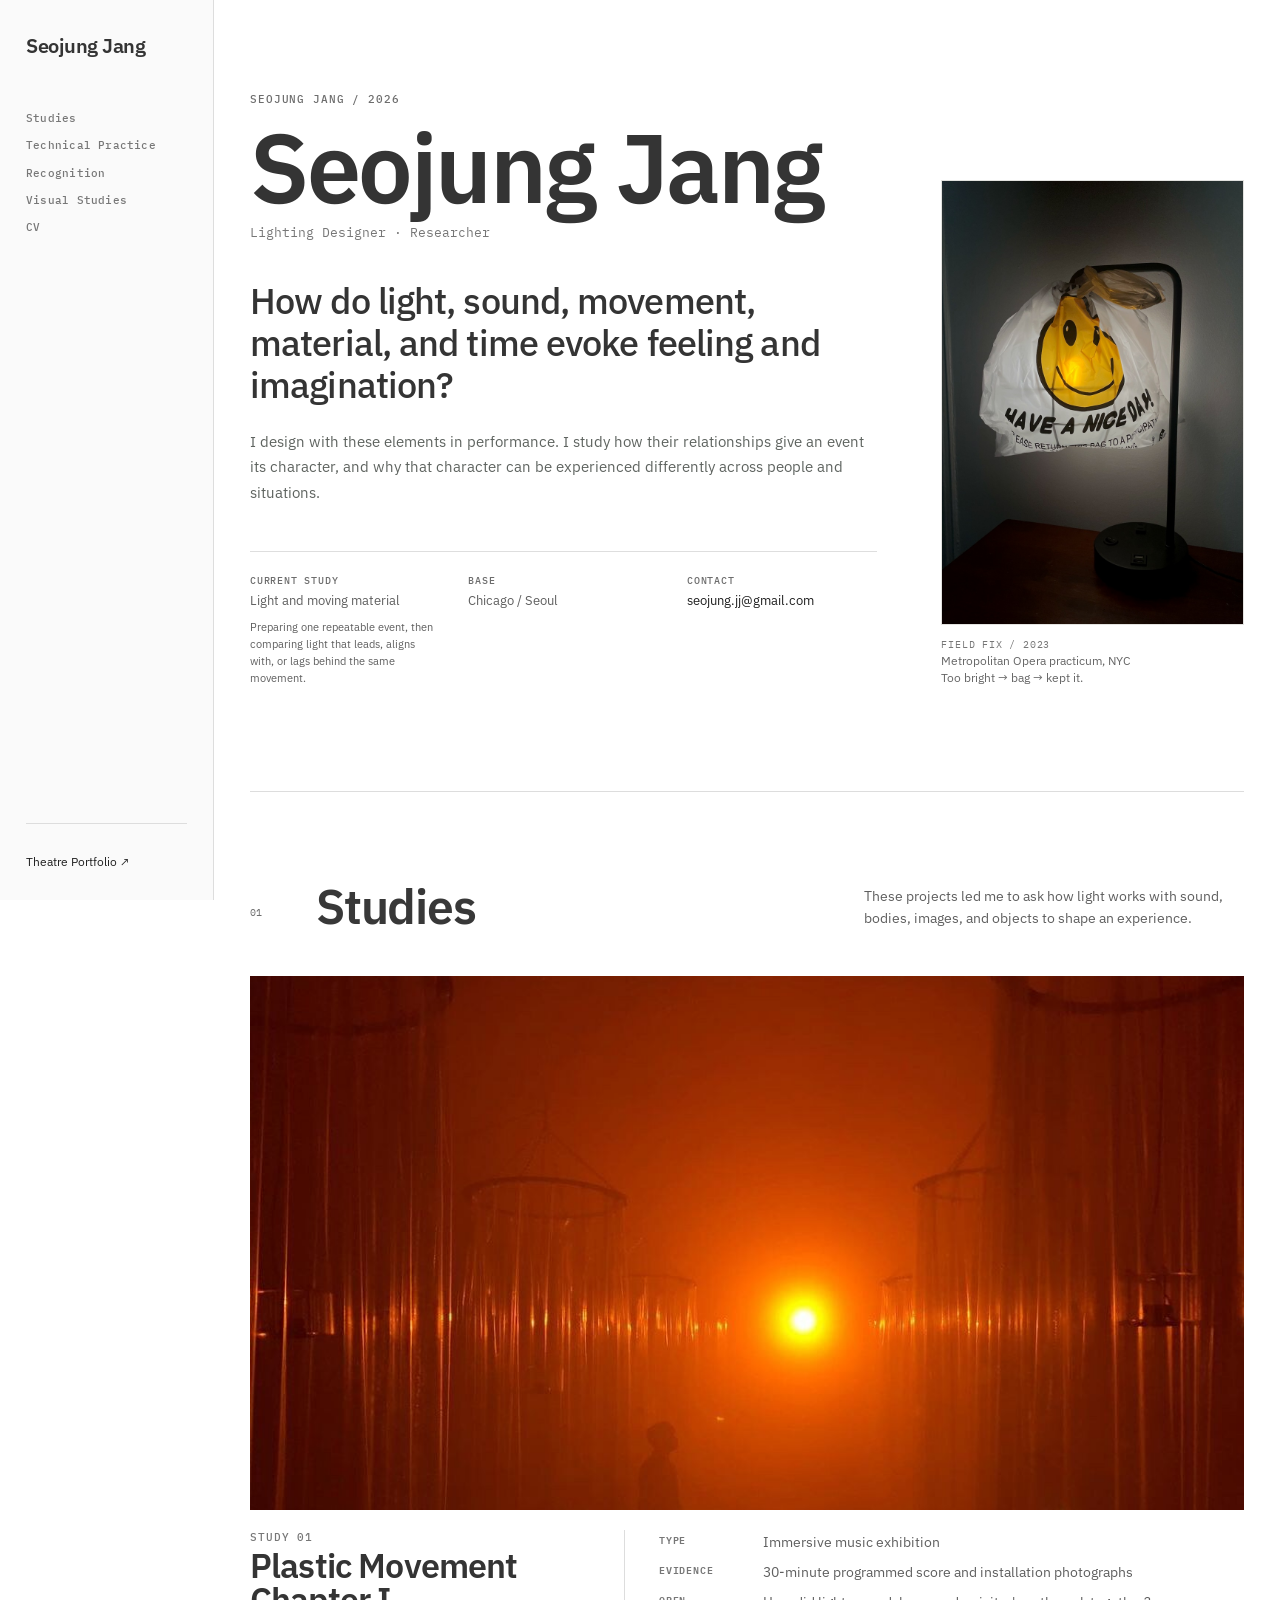
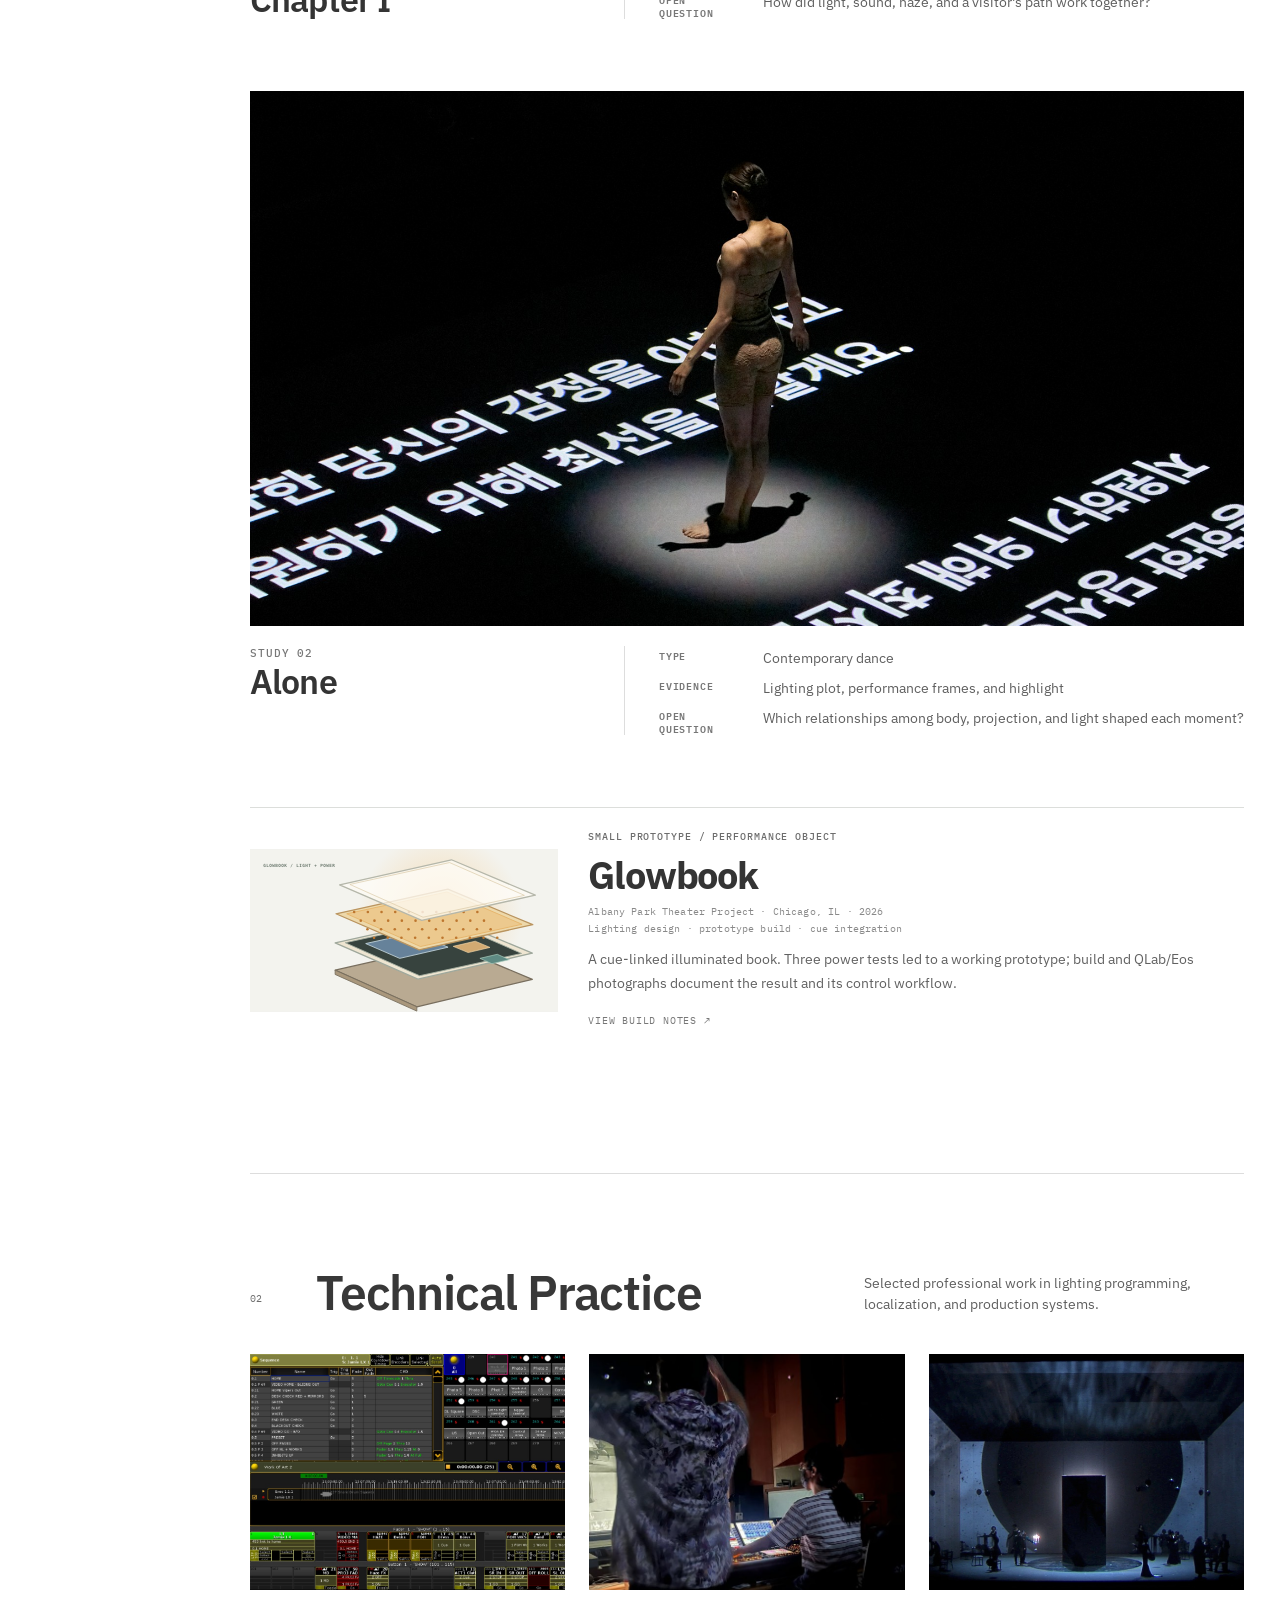
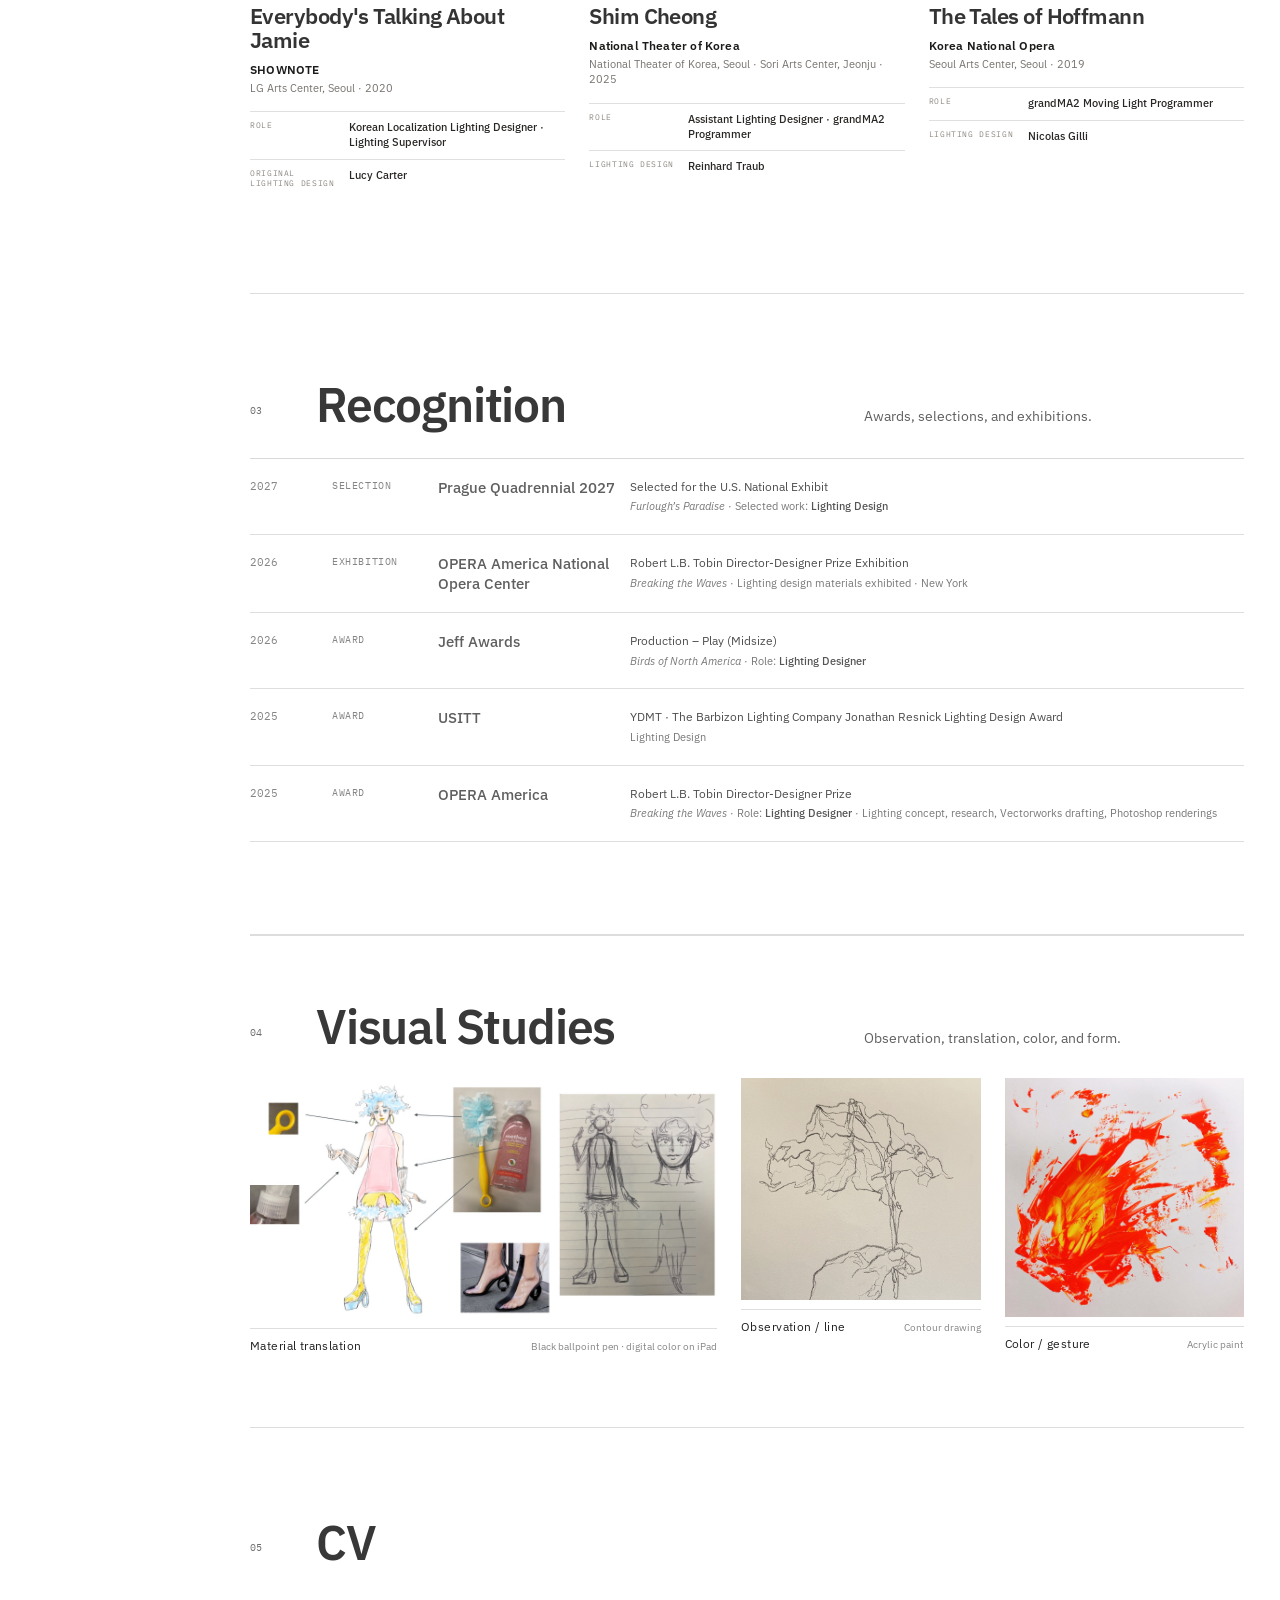
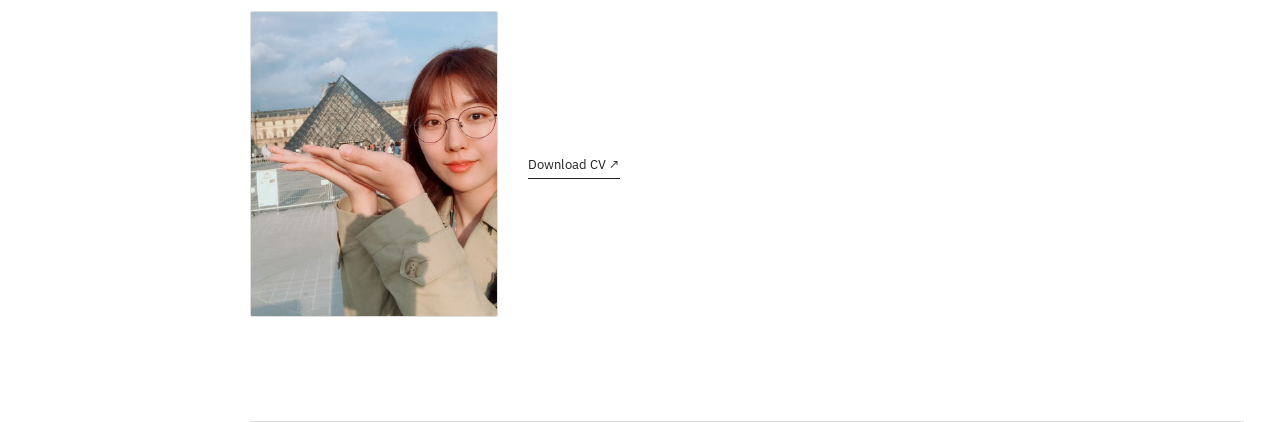
<file: index.html>
<!doctype html>
<html lang="en">
<head>
<script defer src="https://cloud.umami.is/script.js" data-website-id="86ff5649-3eeb-48d3-a692-5103a8b1503a"></script>
<meta charset="utf-8">
<meta name="viewport" content="width=device-width,initial-scale=1">
<title>Seojung Jang</title>
<link rel="preconnect" href="https://fonts.googleapis.com">
<link rel="preconnect" href="https://fonts.gstatic.com" crossorigin>
<link href="https://fonts.googleapis.com/css2?family=IBM+Plex+Mono:wght@400;500;600&family=IBM+Plex+Sans:wght@400;500;600&display=swap" rel="stylesheet">
<link rel="stylesheet" href="style.css">
 <link rel="stylesheet" href="mobile-fix.css">
</head>
<body>

<aside class="rail">
  <div class="rail-inner">
    <a class="rail-name" href="#top">Seojung Jang</a>
    <nav class="rail-nav" aria-label="Primary">
      <a href="#studies">Studies</a>
      <a href="#practice">Technical Practice</a>
      <a href="#recognition">Recognition</a>
      <a href="#visual-studies">Visual Studies</a>
      <a href="#cv">CV</a>
    </nav>
    <div class="rail-footer">
      <a href="https://www.seojungjang.com/work" target="_blank" rel="noopener">Theatre Portfolio ↗</a>
    </div>
  </div>
</aside>

<main class="site">

<section class="hero section" id="top">
  <div class="hero-grid hero-grid-portrait">
    <div class="hero-copy">
      <div class="eyebrow mono">SEOJUNG JANG / 2026</div>
      <h1>Seojung Jang</h1>
      <p class="hero-role">Lighting Designer · Researcher</p>
      <p class="hero-question">How do light, sound, movement, material, and time evoke feeling and imagination?</p>
      <p class="hero-deck">I design with these elements in performance. I study how their relationships give an event its character, and why that character can be experienced differently across people and situations.</p>
      <div class="hero-meta-inline">
        <div class="meta-block"><div class="meta-label mono">CURRENT STUDY</div><p>Light and moving material</p><p class="meta-status">Preparing one repeatable event, then comparing light that leads, aligns with, or lags behind the same movement.</p></div>
        <div class="meta-block"><div class="meta-label mono">BASE</div><p>Chicago / Seoul</p></div>
        <div class="meta-block"><div class="meta-label mono">CONTACT</div><p><a href="mailto:seojung.jj@gmail.com">seojung.jj@gmail.com</a></p></div>
      </div>
    </div>
    <figure class="hero-portrait">
      <img src="images/profile/hero-improvised-light.jpg" alt="Improvised lamp with a plastic bag diffuser">
          <figcaption class="hero-caption"><span class="mono">FIELD FIX / 2023</span><br>Metropolitan Opera practicum, NYC<br>Too bright → bag → kept it.</figcaption>
    </figure>
  </div>
</section>

<section class="section" id="studies">
  <div class="section-heading">
    <span class="section-index">01</span><h2>Studies</h2>
    <p>These projects led me to ask how light works with sound, bodies, images, and objects to shape an experience.</p>
  </div>

  <div class="feature-list">
    <a class="feature" href="projects/plastic-movement.html">
      <img class="feature-image image-slot" src="images/studies/01-plastic/hero.jpg" alt="Plastic Movement">
      <div class="feature-caption"><div><div class="kicker">Study 01</div><h3>Plastic Movement Chapter I</h3></div>
        <div class="feature-meta"><div><span class="meta-label mono">TYPE</span><span>Immersive music exhibition</span></div><div><span class="meta-label mono">EVIDENCE</span><span>30-minute programmed score and installation photographs</span></div><div><span class="meta-label mono">OPEN QUESTION</span><span>How did light, sound, haze, and a visitor's path work together?</span></div></div>
      </div>
    </a>

    <a class="feature" href="projects/alone.html">
      <img class="feature-image image-slot" src="images/studies/02-alone/hero.jpg" alt="Alone">
      <div class="feature-caption"><div><div class="kicker">Study 02</div><h3>Alone</h3></div>
        <div class="feature-meta"><div><span class="meta-label mono">TYPE</span><span>Contemporary dance</span></div><div><span class="meta-label mono">EVIDENCE</span><span>Lighting plot, performance frames, and highlight</span></div><div><span class="meta-label mono">OPEN QUESTION</span><span>Which relationships among body, projection, and light shaped each moment?</span></div></div>
      </div>
    </a>
  </div>

  <a class="build-feature" href="projects/glowbook.html">
    <img class="build-feature-image" src="images/studies/03-glowbook/glowbook-preview.svg" alt="Layered reconstruction of the Glowbook's light, power, and book assembly">
    <div class="build-feature-copy">
      <div class="kicker mono">SMALL PROTOTYPE / PERFORMANCE OBJECT</div>
      <h3>Glowbook</h3>
      <p class="build-feature-context mono">Albany Park Theater Project · Chicago, IL · 2026<br>Lighting design · prototype build · cue integration</p>
      <p>A cue-linked illuminated book. Three power tests led to a working prototype; build and QLab/Eos photographs document the result and its control workflow.</p>
      <span class="build-feature-link mono">View build notes ↗</span>
    </div>
  </a>

</section>

<section class="section technical-practice-section" id="practice">
  <div class="section-heading">
    <span class="section-index">02</span><h2>Technical Practice</h2>
    <p>Selected professional work in lighting programming, localization, and production systems.</p>
  </div>

  <div class="technical-grid technical-grid-compact">
    <article class="technical-item">
      <img class="technical-media image-slot" src="images/practice/jamie-ma2.jpg" alt="grandMA2 programming screen from Everybody's Talking About Jamie">
      <div class="technical-text technical-credit-stack">
        <h3>Everybody's Talking About Jamie</h3>
        <p class="practice-org">SHOWNOTE</p>
        <p class="practice-location">LG Arts Center, Seoul · 2020</p>
        <div class="practice-meta"><span>ROLE</span><strong>Korean Localization Lighting Designer · Lighting Supervisor</strong></div>
        <div class="practice-meta"><span>ORIGINAL LIGHTING DESIGN</span><strong>Lucy Carter</strong></div>
      </div>
    </article>

    <article class="technical-item">
      <img class="technical-media image-slot" src="images/practice/shim-cheong-console.jpg" alt="Lighting programming at the console during Shim Cheong">
      <div class="technical-text technical-credit-stack">
        <h3>Shim Cheong</h3>
        <p class="practice-org">National Theater of Korea</p>
        <p class="practice-location">National Theater of Korea, Seoul · Sori Arts Center, Jeonju · 2025</p>
        <div class="practice-meta"><span>ROLE</span><strong>Assistant Lighting Designer · grandMA2 Programmer</strong></div>
        <div class="practice-meta"><span>LIGHTING DESIGN</span><strong>Reinhard Traub</strong></div>
      </div>
    </article>

    <article class="technical-item">
      <img class="technical-media image-slot" src="images/practice/hoffmann-production.jpg" alt="The Tales of Hoffmann production at Korea National Opera">
      <div class="technical-text technical-credit-stack">
        <h3>The Tales of Hoffmann</h3>
        <p class="practice-org">Korea National Opera</p>
        <p class="practice-location">Seoul Arts Center, Seoul · 2019</p>
        <div class="practice-meta"><span>ROLE</span><strong>grandMA2 Moving Light Programmer</strong></div>
        <div class="practice-meta"><span>LIGHTING DESIGN</span><strong>Nicolas Gilli</strong></div>
      </div>
    </article>
  </div>
</section>

<section class="section recognition-section recognition-text-only" id="recognition">
  <div class="section-heading">
    <span class="section-index">03</span>
    <h2>Recognition</h2>
    <p>Awards, selections, and exhibitions.</p>
  </div>

  <div class="recognition-text-list">
    <div class="recognition-text-row">
      <div class="recognition-year">2027</div><div class="recognition-kind">Selection</div>
      <div class="recognition-item">
        <strong>Prague Quadrennial 2027</strong>
        <div class="recognition-detail">
          <span class="recognition-main">Selected for the U.S. National Exhibit</span>
          <span class="recognition-sub"><em>Furlough’s Paradise</em> · Selected work: <b>Lighting Design</b></span>
        </div>
      </div>
    </div>
    <div class="recognition-text-row">
      <div class="recognition-year">2026</div><div class="recognition-kind">Exhibition</div>
      <div class="recognition-item">
        <strong>OPERA America National Opera Center</strong>
        <div class="recognition-detail">
          <span class="recognition-main">Robert L.B. Tobin Director-Designer Prize Exhibition</span>
          <span class="recognition-sub"><em>Breaking the Waves</em> · Lighting design materials exhibited · New York</span>
        </div>
      </div>
    </div>
    <div class="recognition-text-row">
      <div class="recognition-year">2026</div><div class="recognition-kind">Award</div>
      <div class="recognition-item">
        <strong>Jeff Awards</strong>
        <div class="recognition-detail">
          <span class="recognition-main">Production – Play (Midsize)</span>
          <span class="recognition-sub"><em>Birds of North America</em> · Role: <b>Lighting Designer</b></span>
        </div>
      </div>
    </div>
    <div class="recognition-text-row">
      <div class="recognition-year">2025</div><div class="recognition-kind">Award</div>
      <div class="recognition-item">
        <strong>USITT</strong>
        <div class="recognition-detail">
          <span class="recognition-main">YDMT · The Barbizon Lighting Company Jonathan Resnick Lighting Design Award</span>
          <span class="recognition-sub">Lighting Design</span>
        </div>
      </div>
    </div>
    <div class="recognition-text-row">
      <div class="recognition-year">2025</div><div class="recognition-kind">Award</div>
      <div class="recognition-item">
        <strong>OPERA America</strong>
        <div class="recognition-detail">
          <span class="recognition-main">Robert L.B. Tobin Director-Designer Prize</span>
          <span class="recognition-sub"><em>Breaking the Waves</em> · Role: <b>Lighting Designer</b> · Lighting concept, research, Vectorworks drafting, Photoshop renderings</span>
        </div>
      </div>
    </div>
  </div>
</section>

<section class="section visual-studies-section visual-studies-editorial-section" id="visual-studies">
  <div class="section-heading visual-studies-heading">
    <span class="section-index">04</span><h2>Visual Studies</h2>
    <p>Observation, translation, color, and form.</p>
  </div>

  <div class="visual-editorial-grid">
    <figure class="visual-editorial-item visual-editorial-material">
      <img src="images/process/visual-material-v8.jpg" alt="Material translation study from found household objects to costume form">
      <figcaption><span>Material translation</span><small>Black ballpoint pen · digital color on iPad</small></figcaption>
    </figure>

    <figure class="visual-editorial-item visual-editorial-observation">
      <img src="images/process/visual-observation-v8.jpg" alt="Black-line observational contour study of a plant form">
      <figcaption><span>Observation / line</span><small>Contour drawing</small></figcaption>
    </figure>

    <figure class="visual-editorial-item visual-editorial-color">
      <img src="images/process/visual-color-v8.jpg" alt="Orange and yellow gestural acrylic painting">
      <figcaption><span>Color / gesture</span><small>Acrylic paint</small></figcaption>
    </figure>
  </div>
</section>

<section class="section cv-section" id="cv">
  <div class="section-heading"><span class="section-index">05</span><h2>CV</h2></div>
  <div class="cv-card cv-card--portrait">
    <figure class="cv-photo"><img src="images/profile/cv-louvre-v23.jpg" alt="Seojung Jang in front of the Louvre glass pyramid"></figure>
    <div class="cv-copy"><a class="text-link" href="assets/docs/Seojung_Jang_CV.pdf" download="Seojung_Jang_CV.pdf">Download CV ↗</a></div>
  </div>
</section>

</main>
</body>
</html>
</file>
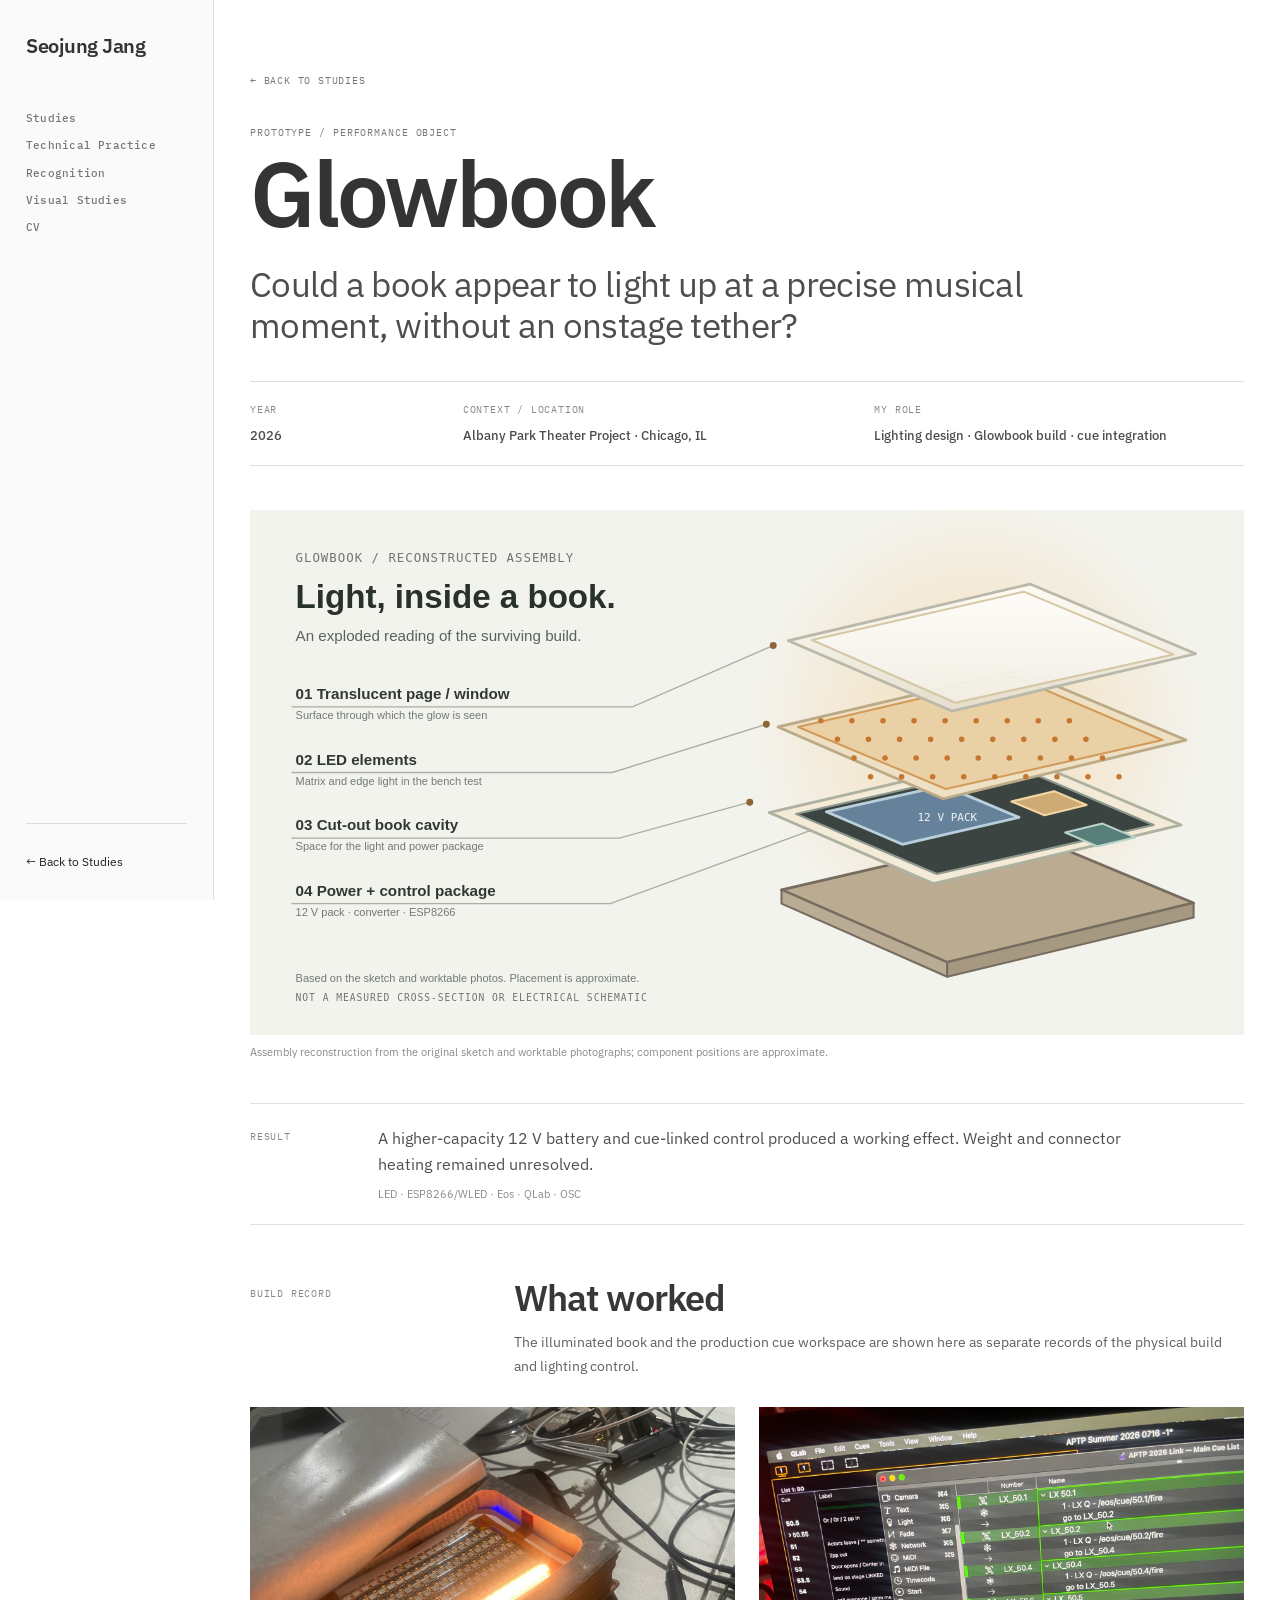
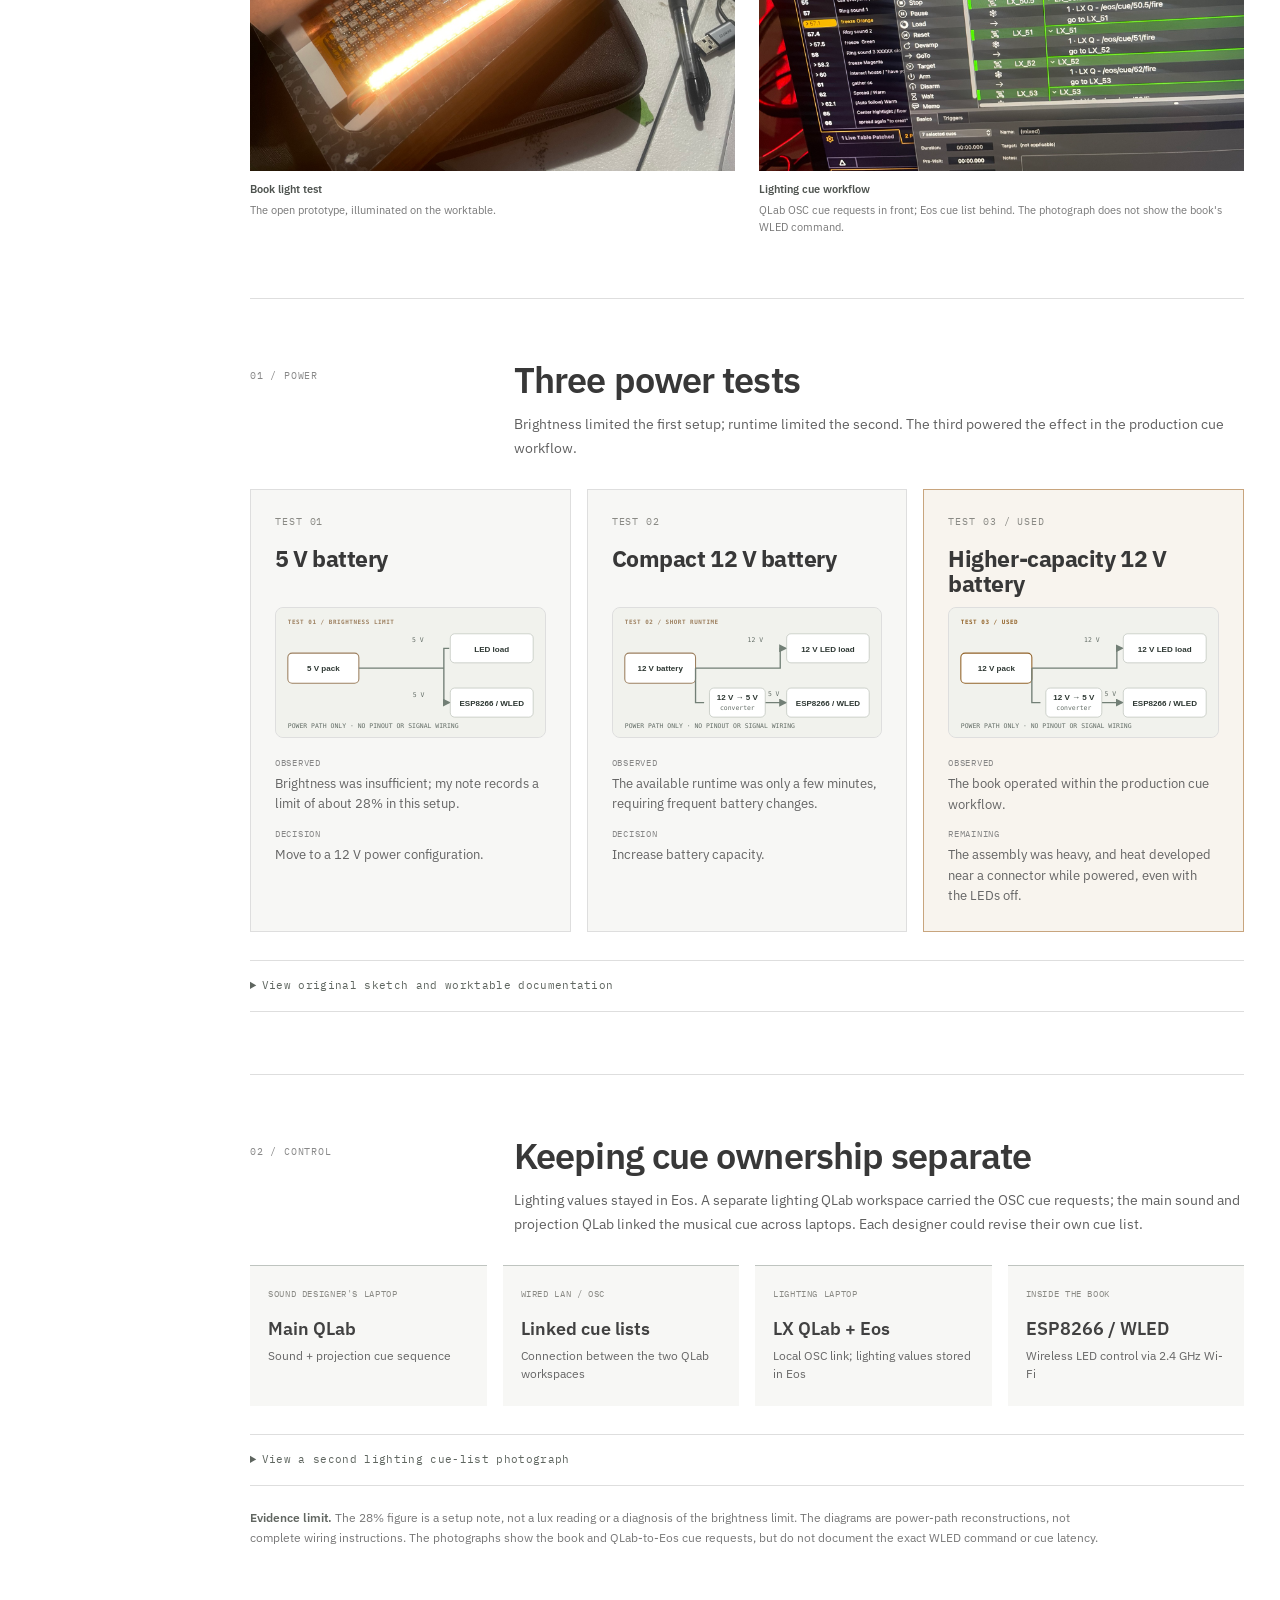
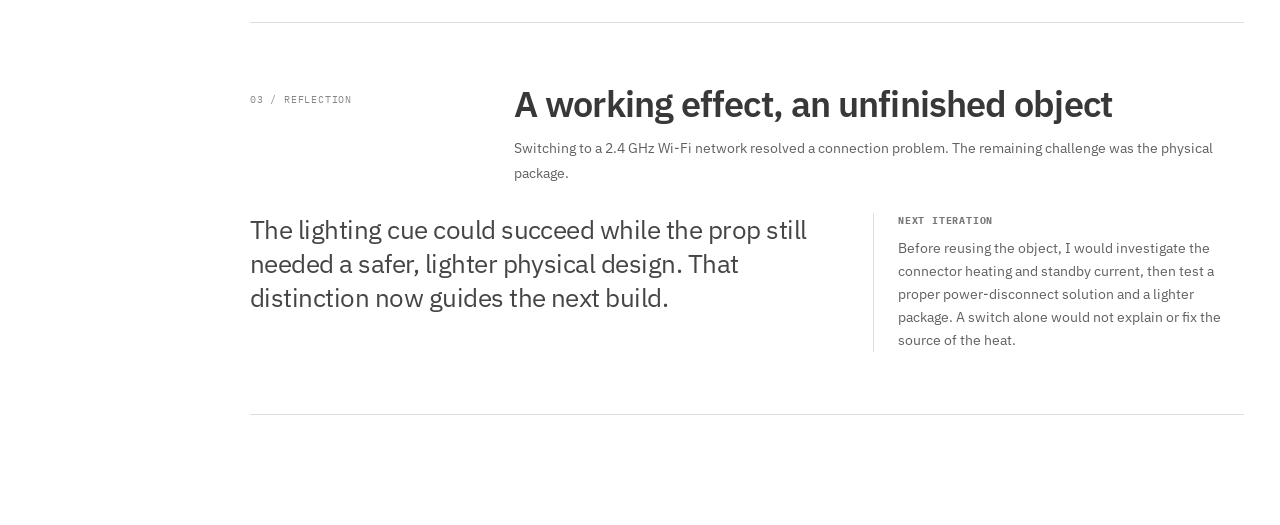
<file: projects/glowbook.html>
<!doctype html>
<html lang="en">
<head>
<script defer src="https://cloud.umami.is/script.js" data-website-id="86ff5649-3eeb-48d3-a692-5103a8b1503a"></script>
<meta charset="utf-8">
<meta name="viewport" content="width=device-width,initial-scale=1">
<meta name="description" content="Glowbook, a cue-synchronized illuminated book prototype by Seojung Jang. Power iterations, control workflow, and unresolved constraints.">
<title>Glowbook — Seojung Jang</title>
<link rel="preconnect" href="https://fonts.googleapis.com">
<link rel="preconnect" href="https://fonts.gstatic.com" crossorigin>
<link href="https://fonts.googleapis.com/css2?family=IBM+Plex+Mono:wght@400;500;600&family=IBM+Plex+Sans:wght@400;500;600&display=swap" rel="stylesheet">
<link rel="stylesheet" href="../style.css">
</head>
<body>

<aside class="rail"><div class="rail-inner"><a class="rail-name" href="../index.html#top">Seojung Jang</a><nav class="rail-nav" aria-label="Primary"><a href="../index.html#studies">Studies</a><a href="../index.html#practice">Technical Practice</a><a href="../index.html#recognition">Recognition</a><a href="../index.html#visual-studies">Visual Studies</a><a href="../index.html#cv">CV</a></nav><div class="rail-footer"><a href="../index.html#studies">← Back to Studies</a></div></div></aside>

<div class="case-shell"><article class="case-page glowbook-page">
  <a class="case-back" href="../index.html#studies">← Back to Studies</a>
  <div class="case-kicker">Prototype / Performance object</div>
  <h1 class="case-title">Glowbook</h1>
  <p class="case-question">Could a book appear to light up at a precise musical moment, without an onstage tether?</p>

  <div class="glowbook-facts" aria-label="Project context">
    <div><span class="mono">YEAR</span><strong>2026</strong></div>
    <div><span class="mono">CONTEXT / LOCATION</span><strong>Albany Park Theater Project · Chicago, IL</strong></div>
    <div><span class="mono">MY ROLE</span><strong>Lighting design · Glowbook build · cue integration</strong></div>
  </div>

  <figure class="glowbook-hero-figure">
    <img class="glowbook-assembly-hero" src="../images/studies/03-glowbook/glowbook-assembly.svg" alt="Exploded reconstruction of the Glowbook, showing the translucent window, LED elements, cut book cavity, battery, voltage converter, and ESP8266 controller">
    <figcaption>Assembly reconstruction from the original sketch and worktable photographs; component positions are approximate.</figcaption>
  </figure>

  <div class="glowbook-outcome">
    <span class="mono">RESULT</span>
    <p>A higher-capacity 12 V battery and cue-linked control produced a working effect. Weight and connector heating remained unresolved.</p>
    <span class="glowbook-outcome-tools">LED · ESP8266/WLED · Eos · QLab · OSC</span>
  </div>

  <section class="glowbook-evidence-lead" aria-labelledby="glowbook-evidence-title">
    <div class="project-block-head">
      <div class="project-block-number">Build record</div>
      <div class="project-block-copy"><h2 id="glowbook-evidence-title">What worked</h2><p>The illuminated book and the production cue workspace are shown here as separate records of the physical build and lighting control.</p></div>
    </div>
    <div class="glowbook-proof-grid">
      <figure>
        <img src="../images/studies/03-glowbook/book-light-bench-test.jpeg" alt="Glowbook open on a worktable with its internal LEDs illuminated" loading="lazy">
        <figcaption><strong>Book light test</strong><span>The open prototype, illuminated on the worktable.</span></figcaption>
      </figure>
      <figure>
        <img src="../images/studies/03-glowbook/qlab-eos-production.jpeg" alt="QLab lighting workspace with OSC commands to Eos in front of an Eos cue list" loading="lazy">
        <figcaption><strong>Lighting cue workflow</strong><span>QLab OSC cue requests in front; Eos cue list behind. The photograph does not show the book's WLED command.</span></figcaption>
      </figure>
    </div>
  </section>

  <section class="project-block" aria-labelledby="glowbook-power-title">
    <div class="project-block-head">
      <div class="project-block-number">01 / Power</div>
      <div class="project-block-copy"><h2 id="glowbook-power-title">Three power tests</h2><p>Brightness limited the first setup; runtime limited the second. The third powered the effect in the production cue workflow.</p></div>
    </div>
    <div class="glowbook-iteration-grid">
      <article class="glowbook-iteration">
        <div class="glowbook-iteration-index mono">TEST 01</div>
        <h3>5 V battery</h3>
        <img class="glowbook-power-diagram" src="../images/studies/03-glowbook/power-test-01.svg" alt="Test 01 power path: a 5-volt pack supplies the LED load and ESP8266 controller" loading="lazy">
        <p class="glowbook-result"><span>Observed</span> Brightness was insufficient; my note records a limit of about 28% in this setup.</p>
        <p class="glowbook-result"><span>Decision</span> Move to a 12 V power configuration.</p>
      </article>
      <article class="glowbook-iteration">
        <div class="glowbook-iteration-index mono">TEST 02</div>
        <h3>Compact 12 V battery</h3>
        <img class="glowbook-power-diagram" src="../images/studies/03-glowbook/power-test-02.svg" alt="Test 02 power path: a compact 12-volt battery supplies the LED load directly and the ESP8266 controller through a 12-to-5-volt converter" loading="lazy">
        <p class="glowbook-result"><span>Observed</span> The available runtime was only a few minutes, requiring frequent battery changes.</p>
        <p class="glowbook-result"><span>Decision</span> Increase battery capacity.</p>
      </article>
      <article class="glowbook-iteration glowbook-iteration-final">
        <div class="glowbook-iteration-index mono">TEST 03 / USED</div>
        <h3>Higher-capacity 12 V battery</h3>
        <img class="glowbook-power-diagram" src="../images/studies/03-glowbook/power-test-03.svg" alt="Test 03 power path: a higher-capacity 12-volt pack supplies the LED load directly and the ESP8266 controller through a 12-to-5-volt converter" loading="lazy">
        <p class="glowbook-result"><span>Observed</span> The book operated within the production cue workflow.</p>
        <p class="glowbook-result"><span>Remaining</span> The assembly was heavy, and heat developed near a connector while powered, even with the LEDs off.</p>
      </article>
    </div>
    <details class="glowbook-evidence-details">
      <summary>View original sketch and worktable documentation</summary>
      <p>Additional photographs show the components fitted inside the book.</p>
      <div class="glowbook-build-evidence">
      <figure>
        <img src="../images/studies/03-glowbook/battery-converter-in-book.jpeg" alt="Open book cavity containing a blue 12-volt battery pack, step-down converter, wires, and ESP8266 controller" loading="lazy">
        <figcaption><span>Power package</span><small>Battery, converter, and controller fitted inside the book.</small></figcaption>
      </figure>
      <figure>
        <img src="../images/studies/03-glowbook/esp8266-close-up.jpeg" alt="Close-up of the ESP8266 ESP-12F control board used for WLED" loading="lazy">
        <figcaption><span>Wireless controller</span><small>ESP8266 board running WLED.</small></figcaption>
      </figure>
      </div>
      <figure class="glowbook-source">
      <a class="glowbook-source-frame" href="../images/studies/03-glowbook/original-power-sketch.jpeg" target="_blank" rel="noopener" aria-label="Open the original hand-drawn Glowbook power study">
        <img src="../images/studies/03-glowbook/original-power-sketch.jpeg" alt="Original pencil drawing showing three battery and controller configurations and the placement of components inside the book" loading="lazy">
      </a>
      <figcaption>Original hand-drawn power and placement study, rotated for reading. Open for the unaltered photograph.</figcaption>
      </figure>
    </details>
  </section>

  <section class="project-block" aria-labelledby="glowbook-cue-title">
    <div class="project-block-head">
      <div class="project-block-number">02 / Control</div>
      <div class="project-block-copy"><h2 id="glowbook-cue-title">Keeping cue ownership separate</h2><p>Lighting values stayed in Eos. A separate lighting QLab workspace carried the OSC cue requests; the main sound and projection QLab linked the musical cue across laptops. Each designer could revise their own cue list.</p></div>
    </div>
    <div class="glowbook-cue-grid" role="list" aria-label="Connected systems and their roles">
      <div role="listitem"><span class="mono">SOUND DESIGNER'S LAPTOP</span><strong>Main QLab</strong><p>Sound + projection cue sequence</p></div>
      <div role="listitem"><span class="mono">WIRED LAN / OSC</span><strong>Linked cue lists</strong><p>Connection between the two QLab workspaces</p></div>
      <div role="listitem"><span class="mono">LIGHTING LAPTOP</span><strong>LX QLab + Eos</strong><p>Local OSC link; lighting values stored in Eos</p></div>
      <div role="listitem"><span class="mono">INSIDE THE BOOK</span><strong>ESP8266 / WLED</strong><p>Wireless LED control via 2.4 GHz Wi-Fi</p></div>
    </div>
    <details class="glowbook-evidence-details glowbook-cue-details">
      <summary>View a second lighting cue-list photograph</summary>
      <figure class="glowbook-cue-closeup">
        <img src="../images/studies/03-glowbook/qlab-eos-cue-closeup.jpeg" alt="Close-up of QLab lighting cues and OSC commands addressed to Eos" loading="lazy">
        <figcaption>Another section of the lighting QLab workspace showing OSC cue requests to Eos.</figcaption>
      </figure>
    </details>
    <p class="glowbook-method-note"><strong>Evidence limit.</strong> The 28% figure is a setup note, not a lux reading or a diagnosis of the brightness limit. The diagrams are power-path reconstructions, not complete wiring instructions. The photographs show the book and QLab-to-Eos cue requests, but do not document the exact WLED command or cue latency.</p>
  </section>

  <section class="project-block" aria-labelledby="glowbook-reflection-title">
    <div class="project-block-head">
      <div class="project-block-number">03 / Reflection</div>
      <div class="project-block-copy"><h2 id="glowbook-reflection-title">A working effect, an unfinished object</h2><p>Switching to a 2.4 GHz Wi-Fi network resolved a connection problem. The remaining challenge was the physical package.</p></div>
    </div>
    <div class="reflection-grid">
      <div class="reflection-quote">The lighting cue could succeed while the prop still needed a safer, lighter physical design. That distinction now guides the next build.</div>
      <aside class="reflection-next"><h3>Next iteration</h3><p>Before reusing the object, I would investigate the connector heating and standby current, then test a proper power-disconnect solution and a lighter package. A switch alone would not explain or fix the source of the heat.</p></aside>
    </div>
  </section>
</article></div>
</body>
</html>
</file>
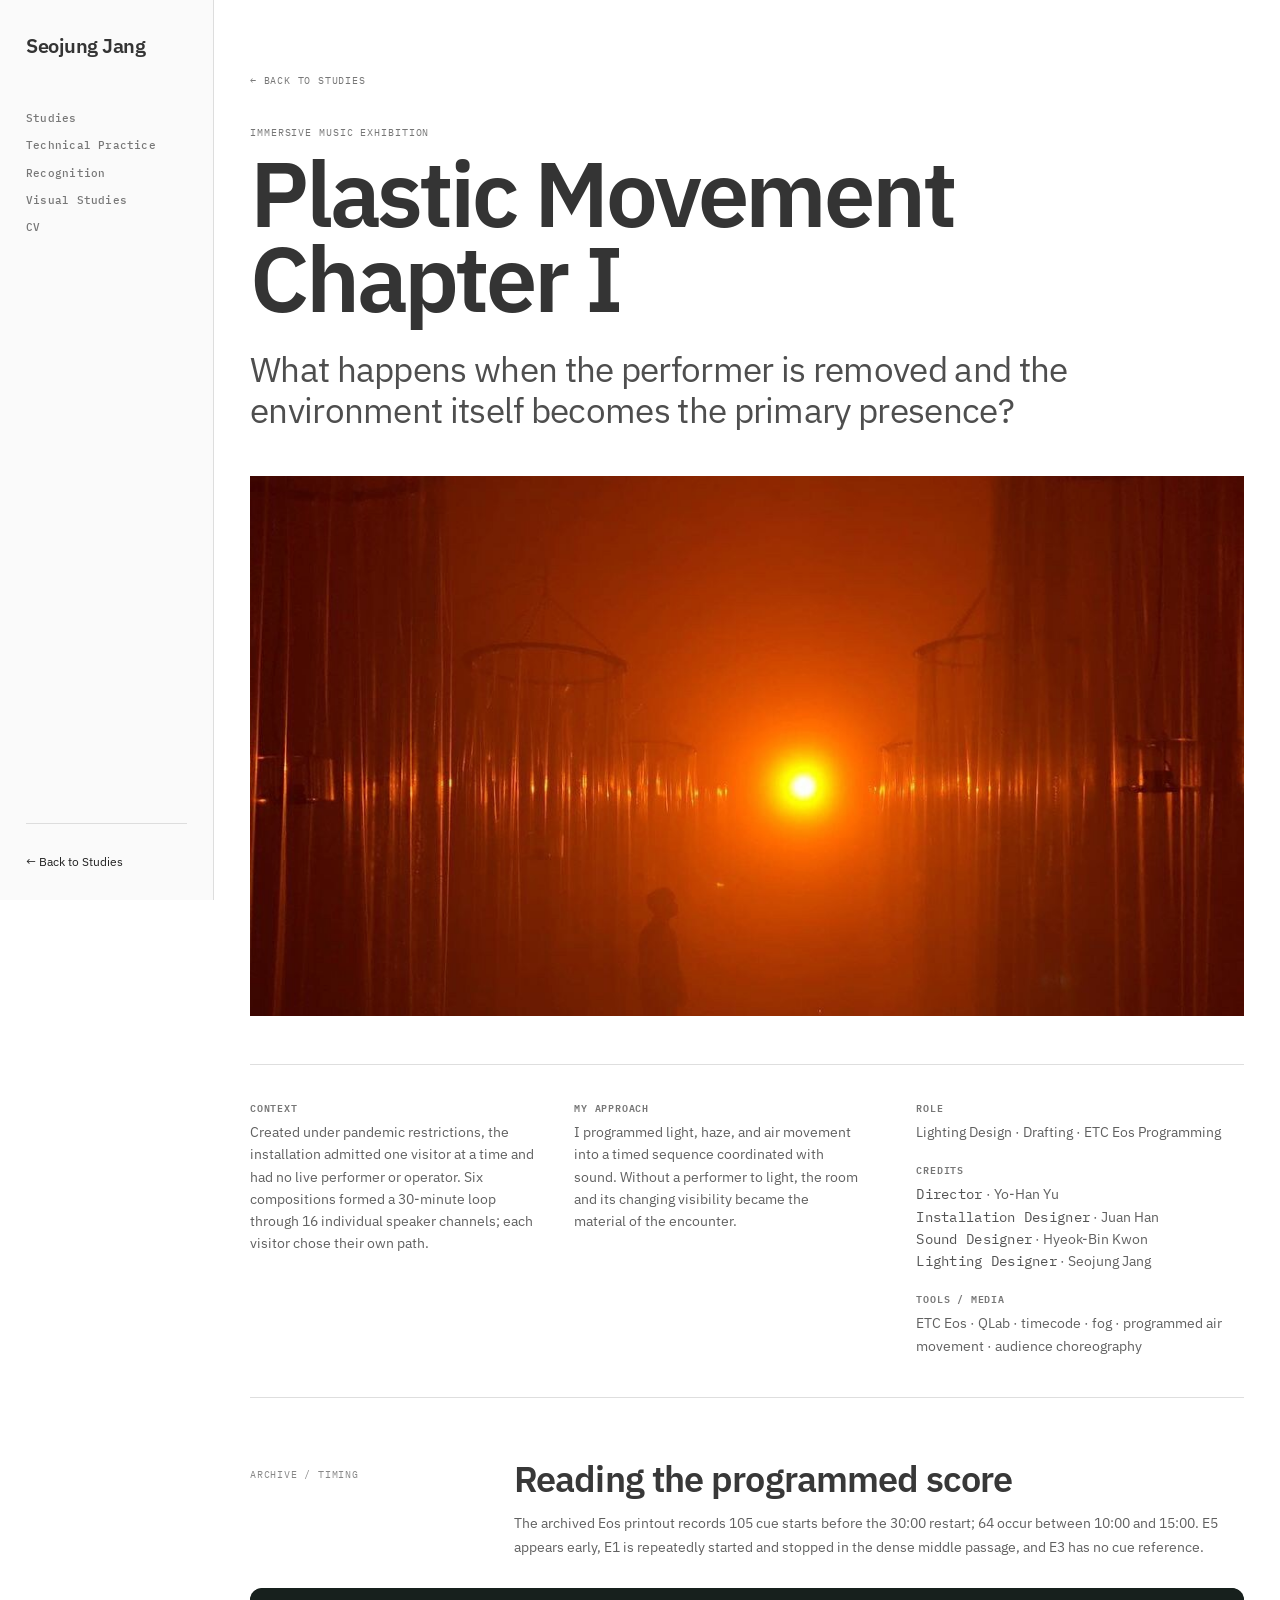
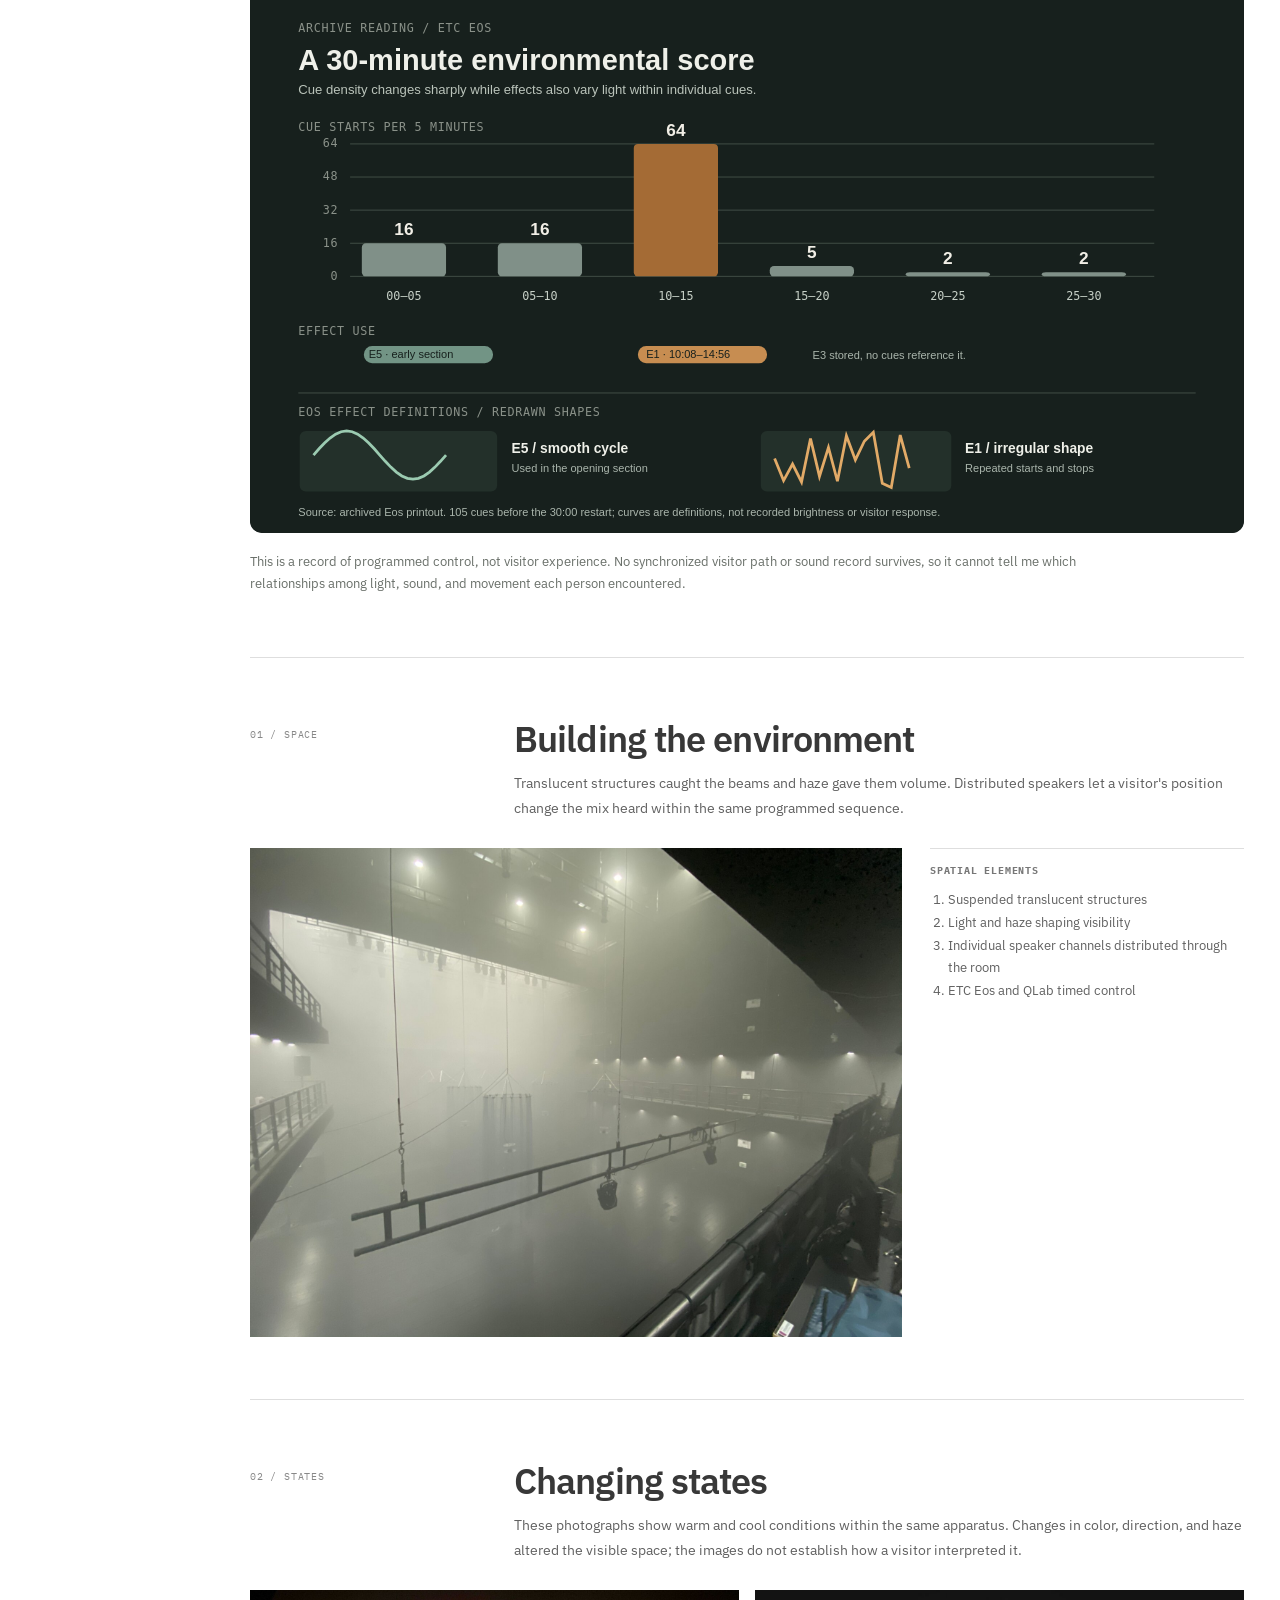
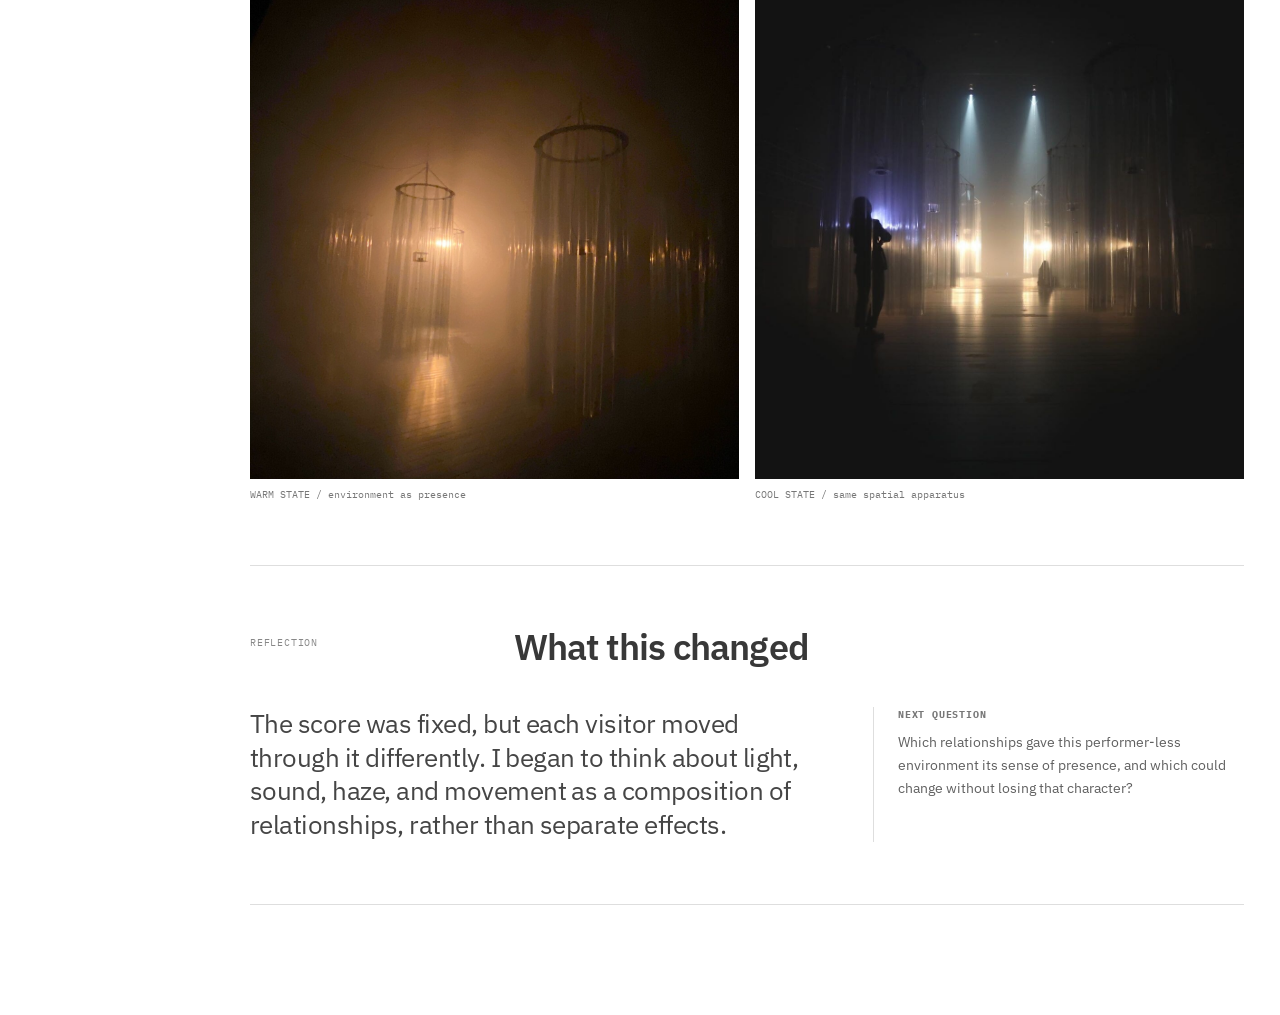
<file: projects/plastic-movement.html>
<!doctype html>
<html lang="en">
<head>
<style>
/* Plastic Movement: preserve the four surviving photographs as distinct evidence. */
.case-hero{object-position:center 58%;}
.plastic-state-pair{display:grid;grid-template-columns:repeat(2,minmax(0,1fr));gap:16px;}
.plastic-state-pair .sequence-frame{aspect-ratio:1/1;}
@media(max-width:980px){.plastic-state-pair{grid-template-columns:1fr;}}
</style>
<script defer src="https://cloud.umami.is/script.js" data-website-id="86ff5649-3eeb-48d3-a692-5103a8b1503a"></script>
<meta charset="utf-8">
<meta name="viewport" content="width=device-width,initial-scale=1">
<title>Plastic Movement Chapter I — Seojung Jang</title>
<link rel="preconnect" href="https://fonts.googleapis.com">
<link rel="preconnect" href="https://fonts.gstatic.com" crossorigin>
<link href="https://fonts.googleapis.com/css2?family=IBM+Plex+Mono:wght@400;500;600&family=IBM+Plex+Sans:wght@400;500;600&display=swap" rel="stylesheet">
<link rel="stylesheet" href="../style.css">
</head>
<body>

<aside class="rail"><div class="rail-inner"><a class="rail-name" href="../index.html#top">Seojung Jang</a><nav class="rail-nav" aria-label="Primary"><a href="../index.html#studies">Studies</a><a href="../index.html#practice">Technical Practice</a><a href="../index.html#recognition">Recognition</a><a href="../index.html#visual-studies">Visual Studies</a><a href="../index.html#cv">CV</a></nav><div class="rail-footer"><a href="../index.html#studies">← Back to Studies</a></div></div></aside>

<div class="case-shell"><article class="case-page">

<a class="case-back" href="../index.html#studies">← Back to Studies</a>
<div class="case-kicker">Immersive Music Exhibition</div>
<h1 class="case-title">Plastic Movement Chapter I</h1>
<p class="case-question">What happens when the performer is removed and the environment itself becomes the primary presence?</p>

<img class="case-hero image-slot" src="../images/studies/01-plastic/hero.jpg" alt="Plastic Movement performance environment in saturated orange light and haze, with a solitary figure in the space">

<section class="case-meta">
  <div class="case-meta-main">
    <div class="case-unit"><h3>Context</h3><p>Created under pandemic restrictions, the installation admitted one visitor at a time and had no live performer or operator. Six compositions formed a 30-minute loop through 16 individual speaker channels; each visitor chose their own path.</p></div>
    <div class="case-unit"><h3>My approach</h3><p>I programmed light, haze, and air movement into a timed sequence coordinated with sound. Without a performer to light, the room and its changing visibility became the material of the encounter.</p></div>
  </div>
  <aside class="case-meta-side">
    <div class="case-side-unit"><h3>Role</h3><p>Lighting Design · Drafting · ETC Eos Programming</p></div>
    <div class="case-side-unit"><h3>Credits</h3><p><strong>Director</strong> · Yo-Han Yu<br><strong>Installation Designer</strong> · Juan Han<br><strong>Sound Designer</strong> · Hyeok-Bin Kwon<br><strong>Lighting Designer</strong> · Seojung Jang</p></div>
    <div class="case-side-unit"><h3>Tools / Media</h3><p>ETC Eos · QLab · timecode · fog · programmed air movement · audience choreography</p></div>
  </aside>
</section>

<section class="project-block plastic-archive-block" aria-labelledby="plastic-archive-title">
  <div class="project-block-head">
    <div class="project-block-number">Archive / timing</div>
    <div class="project-block-copy"><h2 id="plastic-archive-title">Reading the programmed score</h2><p>The archived Eos printout records 105 cue starts before the 30:00 restart; 64 occur between 10:00 and 15:00. E5 appears early, E1 is repeatedly started and stopped in the dense middle passage, and E3 has no cue reference.</p></div>
  </div>
  <div class="plastic-timeline-viewport"><img src="../images/studies/01-plastic/temporal-score.svg" alt="Thirty-minute cue-density chart: 16, 16, 64, 5, 2, and 2 cue starts in successive five-minute intervals. E5 occurs early, E1 in the 10:08 to 14:56 passage, and E3 has no cue references. Redrawn effect shapes show smooth and irregular intensity modulation, not measured light output."></div>
  <p class="plastic-archive-note">This is a record of programmed control, not visitor experience. No synchronized visitor path or sound record survives, so it cannot tell me which relationships among light, sound, and movement each person encountered.</p>
</section>

<section class="project-block">
  <div class="project-block-head">
    <div class="project-block-number">01 / Space</div>
    <div class="project-block-copy"><h2>Building the environment</h2><p>Translucent structures caught the beams and haze gave them volume. Distributed speakers let a visitor's position change the mix heard within the same programmed sequence.</p></div>
  </div>
  <div class="project-visual-split">
    <img class="project-visual image-slot" src="../images/studies/01-plastic/process.jpg" alt="Installation view of Plastic Movement showing suspended translucent structures, haze, rigging, and lighting positions">
    <aside class="annotation-box">
      <h3>Spatial elements</h3>
      <ol><li>Suspended translucent structures</li><li>Light and haze shaping visibility</li><li>Individual speaker channels distributed through the room</li><li>ETC Eos and QLab timed control</li></ol>
    </aside>
  </div>
</section>

<section class="project-block">
  <div class="project-block-head">
    <div class="project-block-number">02 / States</div>
    <div class="project-block-copy"><h2>Changing states</h2><p>These photographs show warm and cool conditions within the same apparatus. Changes in color, direction, and haze altered the visible space; the images do not establish how a visitor interpreted it.</p></div>
  </div>
  <div class="plastic-state-pair">
    <div><img class="sequence-frame image-slot" src="../images/studies/01-plastic/state-a.jpg" alt="Plastic Movement environment in a warm amber state, without a performer"><div class="sequence-label">WARM STATE / environment as presence</div></div>
    <div><img class="sequence-frame image-slot" src="../images/studies/01-plastic/state-b.jpg" alt="Plastic Movement environment in a cool white state with isolated overhead beams"><div class="sequence-label">COOL STATE / same spatial apparatus</div></div>
  </div>
</section>

<section class="project-block">
  <div class="project-block-head">
    <div class="project-block-number">Reflection</div>
    <div class="project-block-copy"><h2>What this changed</h2></div>
  </div>
  <div class="reflection-grid">
    <div class="reflection-quote">The score was fixed, but each visitor moved through it differently. I began to think about light, sound, haze, and movement as a composition of relationships, rather than separate effects.</div>
    <aside class="reflection-next"><h3>Next question</h3><p>Which relationships gave this performer-less environment its sense of presence, and which could change without losing that character?</p></aside>
  </div>
</section>



</article></div>
</body></html>
</file>
<file: style.css>
:root{
  --paper:#f7f5f1;
  --rail:#f1efeb;
  --ink:#24221f;
  --body:#68635d;
  --muted:#8a847d;
  --line:#d8d4ce;
  --soft:#ebe8e3;
  --accent:#5f5a55;
  --rail-width:214px;
}

*{box-sizing:border-box}
html{scroll-behavior:smooth}
body{
  margin:0;
  background:var(--paper);
  color:var(--body);
  font-family:"Inter",-apple-system,BlinkMacSystemFont,"Segoe UI",sans-serif;
  font-size:16px;
  line-height:1.6;
}
a{color:inherit;text-decoration:none}
img{max-width:100%;display:block}

.rail{
  position:fixed;
  inset:0 auto 0 0;
  width:var(--rail-width);
  background:var(--rail);
  border-right:1px solid var(--line);
  z-index:20;
}
.rail-inner{
  height:100%;
  padding:30px 26px 26px;
  display:flex;
  flex-direction:column;
}
.rail-name{
  color:var(--ink);
  font-family:"Space Grotesk",sans-serif;
  font-size:25px;
  font-weight:600;
  letter-spacing:-.01em;
  margin-bottom:48px;
}
.rail-nav{
  display:flex;
  flex-direction:column;
  gap:10px;
}
.rail-nav a{
  width:max-content;
  color:#7d7770;
  font-size:12.5px;
  font-weight:500;
  letter-spacing:.01em;
}
.rail-nav a:hover{color:var(--ink)}
.rail-footer{
  margin-top:auto;
  padding-top:24px;
  border-top:1px solid var(--line);
}
.rail-footer a{
  font-size:11.5px;
  color:var(--muted);
}

.site{
  margin-left:var(--rail-width);
  min-height:100vh;
}
.section{
  width:min(1180px, calc(100vw - var(--rail-width) - 72px));
  margin:0 auto;
  padding:92px 0 104px;
  border-bottom:1px solid var(--line);
}
.hero{
  min-height:88vh;
  display:flex;
  flex-direction:column;
  justify-content:center;
}
.eyebrow,.kicker{
  font-size:11px;
  line-height:1.3;
  font-weight:600;
  letter-spacing:.12em;
  text-transform:uppercase;
  color:var(--muted);
}
.hero h1,
.section h2,
.feature h3,
.technical-item h3,
.recognition-copy h3{
  font-family:"Space Grotesk",sans-serif;
  color:var(--ink);
  font-weight:600;
  letter-spacing:-.025em;
}
.hero h1{
  font-size:clamp(72px,9vw,132px);
  line-height:.9;
  margin:18px 0 28px;
}
.hero-deck{
  max-width:760px;
  font-size:23px;
  line-height:1.45;
  color:#4d4944;
  margin:0 0 34px;
}
.hero-meta{
  display:flex;
  gap:28px;
  font-size:12px;
  color:var(--muted);
}

.section-heading{
  display:grid;
  grid-template-columns:48px minmax(0,1fr) minmax(260px,380px);
  gap:18px;
  align-items:end;
  margin-bottom:46px;
}
.section-index{
  font-size:11px;
  color:var(--muted);
  padding-bottom:9px;
}
.section-heading h2{
  margin:0;
  font-size:56px;
  line-height:.95;
}
.section-heading p{
  margin:0;
  font-size:13.5px;
  line-height:1.6;
  color:var(--muted);
}

.feature-list{
  display:flex;
  flex-direction:column;
  gap:72px;
}
.feature{
  display:block;
}
.feature-image{
  width:100%;
  aspect-ratio:16/8.6;
}
.feature-caption{
  display:grid;
  grid-template-columns:minmax(0,1fr) minmax(260px,390px);
  gap:28px;
  padding:19px 0 0;
}
.feature h3{
  margin:4px 0 0;
  font-size:42px;
  line-height:1;
}
.feature-caption p{
  margin:1px 0 0;
  font-size:13px;
  line-height:1.55;
  color:var(--muted);
}
.feature:hover h3{font-style:italic}

.placeholder{
  background:var(--soft);
  border:1px solid var(--line);
  color:#9a948d;
  display:flex;
  align-items:center;
  justify-content:center;
  text-align:center;
  font-size:11px;
  font-weight:600;
  letter-spacing:.10em;
}

.technical-grid{
  display:grid;
  grid-template-columns:repeat(2,minmax(0,1fr));
  gap:48px 34px;
}
.technical-media{
  aspect-ratio:4/3;
  margin-bottom:14px;
}
.technical-item h3{
  font-size:30px;
  line-height:1;
  margin:0 0 4px;
}
.technical-item .role{
  font-size:11px;
  letter-spacing:.08em;
  text-transform:uppercase;
  color:var(--muted);
  margin:0 0 6px;
}
.technical-item p:last-child{
  font-size:12.5px;
  color:var(--muted);
  margin:0;
}

.recognition-list{
  display:flex;
  flex-direction:column;
  gap:38px;
}
.recognition-row{
  display:grid;
  grid-template-columns:1.05fr .95fr;
  gap:44px;
  align-items:center;
}
.recognition-row.reverse .recognition-media{order:2}
.recognition-row.reverse .recognition-copy{order:1}
.recognition-media{
  height:290px;
}
.recognition-copy h3{
  font-size:40px;
  line-height:1;
  margin:6px 0 12px;
}
.recognition-copy p{
  max-width:360px;
  font-size:13px;
  color:var(--muted);
  margin:0;
}

.sketch-grid{
  display:grid;
  grid-template-columns:repeat(12,1fr);
  grid-auto-rows:120px;
  gap:16px;
}
.sketch{grid-column:span 4;grid-row:span 2}
.sketch-wide{grid-column:span 8}
.sketch-tall{grid-row:span 3}

.cv-section{
  min-height:0;
}
.cv-copy{
  max-width:600px;
  font-size:18px;
}
.text-link{
  display:inline-block;
  margin-top:14px;
  padding-bottom:2px;
  border-bottom:1px solid var(--ink);
  color:var(--ink);
  font-size:13px;
}

/* DETAIL PAGES */
.detail-shell{
  margin-left:var(--rail-width);
}
.detail-page{
  width:min(1320px, calc(100vw - var(--rail-width) - 72px));
  margin:0 auto;
  padding:66px 0 100px;
}
.detail-head{
  display:grid;
  grid-template-columns:1fr minmax(280px,420px);
  gap:40px;
  align-items:end;
  margin-bottom:30px;
}
.detail-index{
  font-size:11px;
  font-weight:600;
  letter-spacing:.12em;
  text-transform:uppercase;
  color:var(--muted);
  margin-bottom:8px;
}
.detail-title{
  margin:0;
  color:var(--ink);
  font-family:"Space Grotesk",sans-serif;
  font-size:clamp(58px,7.6vw,108px);
  line-height:.9;
  font-weight:600;
  letter-spacing:-.035em;
}
.detail-deck{
  margin:0;
  font-size:15px;
  line-height:1.65;
  color:var(--muted);
}
.detail-hero{
  width:100%;
  aspect-ratio:16/8.8;
  margin:34px 0 46px;
}
.detail-info{
  display:grid;
  grid-template-columns:1.45fr .65fr;
  gap:64px;
  padding:34px 0 40px;
  border-top:1px solid var(--line);
  border-bottom:1px solid var(--line);
}
.info-block{
  display:grid;
  grid-template-columns:repeat(2,minmax(0,1fr));
  gap:28px 36px;
}
.info-unit h3,.meta-unit h3{
  margin:0 0 7px;
  color:var(--ink);
  font-size:11px;
  font-weight:600;
  letter-spacing:.1em;
  text-transform:uppercase;
}
.info-unit p,.meta-unit p{
  margin:0;
  font-size:13.5px;
  color:var(--body);
}
.meta-stack{
  display:flex;
  flex-direction:column;
  gap:18px;
}
.story-stack{
  margin-top:18px;
}
.story-row{
  display:grid;
  grid-template-columns:1.25fr .75fr;
  gap:54px;
  align-items:center;
  padding:56px 0;
  border-bottom:1px solid var(--line);
}
.story-row.reverse{
  grid-template-columns:.75fr 1.25fr;
}
.story-row.reverse .story-media{order:2}
.story-row.reverse .story-copy{order:1}
.story-media{
  aspect-ratio:4/3;
}
.story-copy .kicker{margin-bottom:10px}
.story-copy h2{
  margin:0 0 14px;
  color:var(--ink);
  font-family:"Space Grotesk",sans-serif;
  font-size:44px;
  line-height:1;
  font-weight:600;
  letter-spacing:-.02em;
}
.story-copy p{
  margin:0;
  font-size:14px;
  line-height:1.7;
  color:var(--muted);
}
.detail-final{
  padding-top:58px;
}
.detail-final-media{
  aspect-ratio:16/8.8;
}
.detail-caption{
  width:min(620px,100%);
  font-size:12px;
  color:var(--muted);
  margin-top:10px;
}

@media(max-width:980px){
  :root{--rail-width:0px}
  .rail{
    position:static;
    width:auto;
    border-right:0;
    border-bottom:1px solid var(--line);
  }
  .rail-inner{
    height:auto;
    padding:18px 20px;
  }
  .rail-name{margin:0 0 14px}
  .rail-nav{
    flex-direction:row;
    flex-wrap:wrap;
    gap:8px 16px;
  }
  .rail-footer{display:none}
  .site,.detail-shell{margin-left:0}
  .section,.detail-page{
    width:calc(100vw - 36px);
    padding-left:0;
    padding-right:0;
  }
  .section-heading{
    grid-template-columns:32px 1fr;
  }
  .section-heading p{
    grid-column:2;
  }
  .feature-caption{
    grid-template-columns:1fr;
  }
  .technical-grid{
    grid-template-columns:1fr;
  }
  .recognition-row,.recognition-row.reverse{
    grid-template-columns:1fr;
    gap:16px;
  }
  .recognition-row.reverse .recognition-media,
  .recognition-row.reverse .recognition-copy{
    order:initial;
  }
  .recognition-media{height:auto;aspect-ratio:16/9}
  .detail-head{
    grid-template-columns:1fr;
  }
  .detail-info{
    grid-template-columns:1fr;
  }
  .story-row,.story-row.reverse{
    grid-template-columns:1fr;
    gap:22px;
  }
  .story-row.reverse .story-media,
  .story-row.reverse .story-copy{order:initial}
}


/* ============================================================
   V11 RESEARCH EDITORIAL SYSTEM
   Warm paper + technical / research typography
   Space Grotesk = display
   Inter = body
   IBM Plex Mono = metadata / system labels
   ============================================================ */

:root{
  --paper:#f7f5f1;
  --rail:#f1efeb;
  --ink:#242424;
  --body:#625f5b;
  --muted:#89837c;
  --line:#d6d1cb;
  --soft:#ebe7e1;
  --accent:#55514d;
}

body{
  font-family:"Inter",-apple-system,BlinkMacSystemFont,"Segoe UI",sans-serif;
  color:var(--body);
  background:var(--paper);
}

.mono,
.meta-label,
.detail-index,
.kicker,
.eyebrow{
  font-family:"IBM Plex Mono",monospace !important;
  letter-spacing:.08em;
}

.rail-name,
.hero h1,
.section h2,
.feature h3,
.technical-item h3,
.recognition-copy h3,
.detail-title,
.story-copy h2{
  font-family:"Space Grotesk",sans-serif !important;
  letter-spacing:-.035em;
}

.rail-name{
  font-size:21px;
  font-weight:600;
  letter-spacing:-.02em;
}

.rail-nav a{
  font-family:"IBM Plex Mono",monospace;
  font-size:11px;
  letter-spacing:.02em;
}

.hero{
  min-height:88vh;
}

.hero-grid{
  display:grid;
  grid-template-columns:minmax(0,1.45fr) minmax(260px,.55fr);
  gap:64px;
  align-items:end;
}

.hero h1{
  font-size:clamp(72px,8.4vw,120px);
  line-height:.92;
  font-weight:500;
  margin:14px 0 10px;
  text-transform:none;
}

.hero-role{
  font-family:"IBM Plex Mono",monospace;
  font-size:13px;
  color:var(--muted);
  margin:0 0 36px;
}

.hero-question{
  max-width:820px;
  margin:0;
  color:var(--ink);
  font-size:clamp(28px,3.2vw,46px);
  line-height:1.16;
  font-family:"Space Grotesk",sans-serif;
  font-weight:400;
  letter-spacing:-.035em;
}

.hero-research{
  border-left:1px solid var(--line);
  padding-left:24px;
  display:flex;
  flex-direction:column;
  gap:28px;
}

.meta-block p{
  margin:4px 0 0;
  font-size:13px;
  color:var(--body);
}

.meta-label{
  display:block;
  font-size:10px;
  line-height:1.3;
  font-weight:600;
  color:var(--muted);
  text-transform:uppercase;
}

.section-heading{
  grid-template-columns:48px minmax(0,1fr) minmax(260px,380px);
}

.section-heading h2{
  font-size:52px;
  font-weight:500;
  letter-spacing:-.04em;
}

.section-index{
  font-family:"IBM Plex Mono",monospace;
  font-size:10px;
}

.feature-caption{
  grid-template-columns:minmax(0,.7fr) minmax(420px,1.3fr);
  gap:40px;
  align-items:start;
}

.feature h3{
  font-size:38px;
  font-weight:500;
}

.feature-meta{
  display:flex;
  flex-direction:column;
  gap:8px;
  padding-top:2px;
}

.feature-meta > div{
  display:grid;
  grid-template-columns:72px minmax(0,1fr);
  gap:14px;
  align-items:start;
  font-size:12.5px;
  line-height:1.45;
  color:var(--muted);
}

.feature-meta .meta-label{
  margin-top:1px;
}

.technical-item .role,
.recognition-copy .kicker,
.story-copy .kicker{
  font-family:"IBM Plex Mono",monospace !important;
  letter-spacing:.06em;
}

.placeholder{
  background:#ece8e2;
  border:1px solid var(--line);
}

.detail-head{
  grid-template-columns:1.15fr minmax(340px,.85fr);
}

.detail-title{
  font-size:clamp(58px,6.8vw,98px);
  font-weight:500;
}

.detail-deck{
  font-size:14px;
}

.detail-info{
  grid-template-columns:1.5fr .6fr;
}

.info-unit h3,
.meta-unit h3{
  font-family:"IBM Plex Mono",monospace;
  letter-spacing:.07em;
}

.story-copy h2{
  font-weight:500;
  letter-spacing:-.035em;
}

@media(max-width:980px){
  .hero-grid{
    grid-template-columns:1fr;
    gap:36px;
  }

  .hero-research{
    border-left:0;
    border-top:1px solid var(--line);
    padding-left:0;
    padding-top:22px;
    display:grid;
    grid-template-columns:repeat(2,minmax(0,1fr));
  }

  .feature-caption{
    grid-template-columns:1fr;
  }

  .feature-meta > div{
    grid-template-columns:68px 1fr;
  }
}


/* ============================================================
   V12 — SAGE / LAB EDITORIAL
   More legible, less "cute", slightly more research-lab.
   IBM Plex Sans + IBM Plex Mono.
   ============================================================ */

:root{
  --paper:#f5f4ef;
  --rail:#e8ebe5;
  --ink:#232724;
  --body:#5f645f;
  --muted:#7f857f;
  --line:#cfd4cd;
  --soft:#e9ece6;
  --accent:#667066;
}

body{
  background:var(--paper) !important;
  color:var(--body) !important;
  font-family:"IBM Plex Sans",-apple-system,BlinkMacSystemFont,"Segoe UI",sans-serif !important;
}

.rail{
  background:var(--rail) !important;
  border-right:1px solid var(--line) !important;
}

.rail-name,
.hero h1,
.section h2,
.feature h3,
.technical-item h3,
.recognition-copy h3,
.detail-title,
.story-copy h2,
.hero-question{
  font-family:"IBM Plex Sans",sans-serif !important;
  color:var(--ink) !important;
  letter-spacing:-.025em !important;
}

.rail-name{
  font-size:20px !important;
  font-weight:600 !important;
}

.hero h1{
  font-weight:600 !important;
  font-size:clamp(68px,7.6vw,108px) !important;
  line-height:.95 !important;
}

.hero-question{
  font-weight:500 !important;
  max-width:780px !important;
  font-size:clamp(26px,2.8vw,40px) !important;
  line-height:1.18 !important;
}

.section-heading h2{
  font-size:48px !important;
  font-weight:600 !important;
}

.feature h3{
  font-size:34px !important;
  font-weight:600 !important;
}

.detail-title{
  font-weight:600 !important;
}

.story-copy h2{
  font-weight:600 !important;
}

.mono,
.meta-label,
.detail-index,
.kicker,
.eyebrow,
.rail-nav a,
.technical-item .role,
.recognition-copy .kicker,
.story-copy .kicker,
.info-unit h3,
.meta-unit h3{
  font-family:"IBM Plex Mono",monospace !important;
}

.rail-nav a{
  font-size:10.8px !important;
  color:#70766f !important;
}

.rail-nav a:hover{
  color:var(--ink) !important;
}

a{
  color:var(--accent) !important;
}

a:hover{
  color:var(--ink) !important;
}

.placeholder{
  background:var(--soft) !important;
  border-color:var(--line) !important;
  color:#939a92 !important;
}

/* --- project metadata: clearly pushed right --- */

.feature-caption{
  display:grid !important;
  grid-template-columns:minmax(240px,.62fr) minmax(520px,1.38fr) !important;
  gap:76px !important;
  padding-top:20px !important;
  align-items:start !important;
}

.feature-meta{
  margin-left:auto !important;
  width:min(100%,620px) !important;
  padding-left:34px !important;
  border-left:1px solid var(--line) !important;
  gap:10px !important;
}

.feature-meta > div{
  display:grid !important;
  grid-template-columns:86px minmax(0,1fr) !important;
  gap:18px !important;
  font-size:13.5px !important;
  line-height:1.5 !important;
  color:#656b65 !important;
}

.feature-meta .meta-label{
  font-size:10px !important;
  font-weight:600 !important;
  color:#7e857e !important;
}

.feature-caption .kicker{
  color:#818781 !important;
}

/* clearer body / meta hierarchy */
.section-heading p,
.feature-meta,
.technical-item p:last-child,
.recognition-copy p,
.detail-deck,
.story-copy p{
  color:#6b716b !important;
}

.meta-block p,
.info-unit p,
.meta-unit p{
  color:#5f645f !important;
}

/* slightly more technical grid feel */
.section,
.detail-info,
.story-row,
.feature,
.recognition-row{
  border-color:var(--line) !important;
}

@media(max-width:980px){
  .feature-caption{
    grid-template-columns:1fr !important;
    gap:18px !important;
  }

  .feature-meta{
    margin-left:0 !important;
    width:100% !important;
    padding-left:0 !important;
    padding-top:16px !important;
    border-left:0 !important;
    border-top:1px solid var(--line) !important;
  }
}


/* ============================================================
   V12.1 — NEUTRAL PAPER + TINY SAGE ACCENT
   The overall page is neutral so artwork colors stay unaffected.
   Sage is used only for subtle technical accents.
   ============================================================ */

:root{
  --paper-neutral:#f7f6f3;
  --rail-neutral:#ecece8;
  --ink-neutral:#242424;
  --body-neutral:#66635f;
  --muted-neutral:#88837d;
  --line-neutral:#d8d6d1;
  --soft-neutral:#eeece8;

  --sage-accent:#6f786f;
  --sage-accent-soft:#9aa29a;
}

body{
  background:var(--paper-neutral) !important;
  color:var(--body-neutral) !important;
}

.rail{
  background:var(--rail-neutral) !important;
  border-right-color:var(--line-neutral) !important;
}

.rail-name,
.hero h1,
.section h2,
.feature h3,
.technical-item h3,
.recognition-copy h3,
.detail-title,
.story-copy h2,
.hero-question{
  color:var(--ink-neutral) !important;
}

.rail-nav a{
  color:#76726d !important;
}

.rail-nav a:hover{
  color:var(--ink-neutral) !important;
}

a{
  color:var(--ink-neutral) !important;
}

a:hover{
  color:var(--sage-accent) !important;
}

.placeholder{
  background:var(--soft-neutral) !important;
  border-color:var(--line-neutral) !important;
  color:#97928c !important;
}

/* Sage only as a micro-accent */
.meta-label,
.eyebrow,
.kicker,
.detail-index,
.feature-caption .kicker,
.recognition-copy .kicker,
.story-copy .kicker,
.info-kicker,
.small-meta{
  color:var(--sage-accent) !important;
}

.feature-meta{
  border-left-color:var(--sage-accent-soft) !important;
}

.feature-meta .meta-label{
  color:var(--sage-accent) !important;
}

.section,
.detail-info,
.story-row,
.feature,
.recognition-row,
#projects .card,
#experiments .card{
  border-color:var(--line-neutral) !important;
}

.hero-research{
  border-left-color:var(--line-neutral) !important;
}

.meta-block p,
.info-unit p,
.meta-unit p,
.section-heading p,
.feature-meta > div,
.technical-item p:last-child,
.recognition-copy p,
.detail-deck,
.story-copy p{
  color:var(--body-neutral) !important;
}

/* Make current / technical labels slightly more restrained */
.meta-label,
.kicker,
.eyebrow,
.detail-index{
  font-weight:500 !important;
}

/* Current navigation can use a tiny sage cue without tinting the whole rail */
.rail-nav a.current,
.rail-nav a[aria-current="page"]{
  color:var(--sage-accent) !important;
}


/* ============================================================
   V12.2 — WHITE / MAXIMUM NEUTRAL
   Pure white canvas, neutral grayscale UI, no color accent.
   Designed to let lighting / theatre images carry all color.
   ============================================================ */

:root{
  --white:#ffffff;
  --rail-white:#fafafa;
  --ink:#202020;
  --body:#5f5f5f;
  --muted:#858585;
  --line:#dddddd;
  --soft:#f2f2f2;
  --soft-2:#f7f7f7;
}

body{
  background:var(--white) !important;
  color:var(--body) !important;
}

.rail{
  background:var(--rail-white) !important;
  border-right:1px solid var(--line) !important;
}

.rail-name,
.hero h1,
.section h2,
.feature h3,
.technical-item h3,
.recognition-copy h3,
.detail-title,
.story-copy h2,
.hero-question{
  color:var(--ink) !important;
}

.rail-nav a{
  color:#777 !important;
}

.rail-nav a:hover,
.rail-nav a.current,
.rail-nav a[aria-current="page"]{
  color:var(--ink) !important;
}

a{
  color:var(--ink) !important;
}

a:hover{
  color:#555 !important;
}

.placeholder{
  background:var(--soft) !important;
  border-color:var(--line) !important;
  color:#969696 !important;
}

.meta-label,
.eyebrow,
.kicker,
.detail-index,
.feature-caption .kicker,
.recognition-copy .kicker,
.story-copy .kicker,
.info-kicker,
.small-meta{
  color:#777 !important;
}

.feature-meta{
  border-left-color:var(--line) !important;
}

.feature-meta .meta-label{
  color:#777 !important;
}

.section,
.detail-info,
.story-row,
.feature,
.recognition-row,
#projects .card,
#experiments .card{
  border-color:var(--line) !important;
}

.hero-research{
  border-left-color:var(--line) !important;
}

.meta-block p,
.info-unit p,
.meta-unit p,
.section-heading p,
.feature-meta > div,
.technical-item p:last-child,
.recognition-copy p,
.detail-deck,
.story-copy p{
  color:var(--body) !important;
}

/* Slightly crisper research-document feel */
.section-index,
.meta-label,
.kicker,
.eyebrow,
.detail-index{
  color:#6d6d6d !important;
}

.hero-role{
  color:#777 !important;
}

.text-link{
  border-bottom-color:var(--ink) !important;
}

/* reduce decorative tinting everywhere */
::selection{
  background:#e9e9e9;
  color:#111;
}


/* ============================================================
   V12.4 — SAME WEIGHT, SOFTER HEADING COLOR
   Keep original heading weights; only soften the color slightly.
   ============================================================ */

:root{
  --heading-soft:#343434;
  --heading-soft-2:#383838;
}

/* Keep existing font weights from V12.2 */
.hero h1,
.feature h3,
.technical-item h3,
.recognition-copy h3,
.detail-title,
.story-copy h2,
.hero-question,
.rail-name{
  color:var(--heading-soft) !important;
}

.section h2{
  color:var(--heading-soft-2) !important;
}

/* Do not alter font-weight here */


/* ============================================================
   V12.5 — HOVER REFINEMENT
   Remove italic hover; use subtle neutral color rollover instead.
   ============================================================ */

.feature:hover h3{
  font-style:normal !important;
  color:#6a6a6a !important;
}

.feature h3{
  transition:color .18s ease;
}

/* Keep links subtle and neutral on hover */
.feature:hover .feature-meta,
.feature:hover .kicker{
  color:inherit !important;
}


/* ============================================================
   V13 — MIT / CRITICAL MATTER DETAIL PAGE SYSTEM
   Main homepage remains unchanged.
   Projects and Experiments now use distinct research-story layouts.
   ============================================================ */

/* Shared detail shell */
.case-shell{
  margin-left:var(--rail-width);
}

.case-page{
  width:min(1320px, calc(100vw - var(--rail-width) - 72px));
  margin:0 auto;
  padding:66px 0 110px;
}

.case-back{
  display:inline-block;
  margin-bottom:36px;
  font-family:"IBM Plex Mono",monospace;
  font-size:10px;
  letter-spacing:.08em;
  text-transform:uppercase;
  color:#777 !important;
}

.case-kicker{
  font-family:"IBM Plex Mono",monospace;
  font-size:10px;
  letter-spacing:.09em;
  text-transform:uppercase;
  color:#777;
  margin-bottom:10px;
}

.case-title{
  margin:0;
  color:#343434;
  font-family:"IBM Plex Sans",sans-serif;
  font-size:clamp(58px,7.2vw,104px);
  line-height:.92;
  font-weight:600;
  letter-spacing:-.035em;
}

.case-question{
  max-width:860px;
  margin:28px 0 0;
  color:#4e4e4e;
  font-family:"IBM Plex Sans",sans-serif;
  font-size:clamp(24px,2.7vw,39px);
  line-height:1.2;
  font-weight:400;
  letter-spacing:-.02em;
}

.case-hero{
  width:100%;
  aspect-ratio:16/8.7;
  margin:44px 0 48px;
}

.case-meta{
  display:grid;
  grid-template-columns:minmax(0,1.3fr) minmax(280px,.7fr);
  gap:58px;
  padding:34px 0 40px;
  border-top:1px solid #dedede;
  border-bottom:1px solid #dedede;
}

.case-meta-main{
  display:grid;
  grid-template-columns:repeat(2,minmax(0,1fr));
  gap:30px 40px;
}

.case-meta-side{
  display:flex;
  flex-direction:column;
  gap:18px;
}

.case-unit h3,
.case-side-unit h3{
  margin:0 0 6px;
  font-family:"IBM Plex Mono",monospace;
  font-size:10px;
  font-weight:600;
  letter-spacing:.08em;
  text-transform:uppercase;
  color:#777;
}

.case-unit p,
.case-side-unit p{
  margin:0;
  font-size:13.5px;
  line-height:1.65;
  color:#606060;
}

/* PROJECT PAGES ------------------------------------------------ */

.project-block{
  padding:62px 0;
  border-bottom:1px solid #dedede;
}

.project-block-head{
  display:grid;
  grid-template-columns:220px minmax(0,1fr);
  gap:44px;
  margin-bottom:28px;
}

.project-block-number{
  font-family:"IBM Plex Mono",monospace;
  font-size:10px;
  letter-spacing:.08em;
  text-transform:uppercase;
  color:#888;
  padding-top:7px;
}

.project-block-copy h2{
  margin:0 0 12px;
  font-family:"IBM Plex Sans",sans-serif;
  font-size:36px;
  line-height:1.08;
  font-weight:600;
  letter-spacing:-.025em;
  color:#383838;
}

.project-block-copy p{
  margin:0;
  max-width:760px;
  font-size:14px;
  line-height:1.75;
  color:#606060;
}

.project-visual-split{
  display:grid;
  grid-template-columns:minmax(0,1.35fr) minmax(300px,.65fr);
  gap:28px;
  align-items:start;
}

.project-visual{
  aspect-ratio:4/3;
}

.annotation-box{
  border-top:1px solid #dedede;
  padding-top:14px;
}

.annotation-box h3{
  margin:0 0 10px;
  font-family:"IBM Plex Mono",monospace;
  font-size:10px;
  letter-spacing:.08em;
  text-transform:uppercase;
  color:#777;
}

.annotation-box ol{
  margin:0;
  padding-left:18px;
  color:#606060;
  font-size:13px;
  line-height:1.75;
}

.sequence-strip{
  display:grid;
  grid-template-columns:repeat(3,minmax(0,1fr));
  gap:12px;
}

.sequence-frame{
  aspect-ratio:4/3;
}

.sequence-label{
  margin-top:8px;
  font-family:"IBM Plex Mono",monospace;
  font-size:10px;
  color:#777;
}

.reflection-grid{
  display:grid;
  grid-template-columns:minmax(0,1fr) minmax(300px,.65fr);
  gap:52px;
}

.reflection-quote{
  font-family:"IBM Plex Sans",sans-serif;
  font-size:26px;
  line-height:1.3;
  color:#454545;
  letter-spacing:-.02em;
}

.reflection-next{
  border-left:1px solid #dedede;
  padding-left:24px;
}

.reflection-next h3{
  margin:0 0 8px;
  font-family:"IBM Plex Mono",monospace;
  font-size:10px;
  letter-spacing:.08em;
  text-transform:uppercase;
  color:#777;
}

.reflection-next p{
  margin:0;
  font-size:13.5px;
  line-height:1.7;
  color:#606060;
}

/* EXPERIMENT PAGES --------------------------------------------- */

.experiment-question-band{
  display:grid;
  grid-template-columns:150px minmax(0,1fr);
  gap:42px;
  padding:30px 0 34px;
  border-top:1px solid #dedede;
  border-bottom:1px solid #dedede;
  margin-bottom:48px;
}

.experiment-question-band .label{
  font-family:"IBM Plex Mono",monospace;
  font-size:10px;
  letter-spacing:.08em;
  color:#777;
  text-transform:uppercase;
  padding-top:6px;
}

.experiment-question-band p{
  margin:0;
  font-size:25px;
  line-height:1.35;
  color:#444;
}

.experiment-section{
  padding:58px 0;
  border-bottom:1px solid #dedede;
}

.experiment-heading{
  display:grid;
  grid-template-columns:150px minmax(0,1fr);
  gap:42px;
  margin-bottom:28px;
}

.experiment-heading .num{
  font-family:"IBM Plex Mono",monospace;
  font-size:10px;
  color:#888;
  letter-spacing:.08em;
  text-transform:uppercase;
  padding-top:7px;
}

.experiment-heading h2{
  margin:0;
  font-family:"IBM Plex Sans",sans-serif;
  font-size:36px;
  line-height:1.08;
  font-weight:600;
  color:#383838;
  letter-spacing:-.025em;
}

.apparatus-grid{
  display:grid;
  grid-template-columns:minmax(0,1.3fr) minmax(300px,.7fr);
  gap:30px;
  align-items:start;
}

.apparatus-image{
  aspect-ratio:4/3;
}

.apparatus-list{
  padding-top:2px;
}

.apparatus-list ol{
  margin:0;
  padding-left:20px;
  font-size:13px;
  line-height:1.8;
  color:#606060;
}

.system-diagram{
  display:grid;
  grid-template-columns:repeat(5,minmax(0,1fr));
  align-items:center;
  gap:10px;
}

.system-node{
  min-height:110px;
  border:1px solid #dcdcdc;
  background:#fafafa;
  padding:16px 12px;
  display:flex;
  flex-direction:column;
  justify-content:center;
}

.system-node .node-label{
  font-family:"IBM Plex Mono",monospace;
  font-size:9px;
  text-transform:uppercase;
  color:#888;
  margin-bottom:7px;
}

.system-node strong{
  font-size:13px;
  color:#484848;
  font-weight:500;
}

.system-arrow{
  text-align:center;
  color:#aaa;
  font-size:16px;
}

.iteration-grid{
  display:grid;
  grid-template-columns:repeat(2,minmax(0,1fr));
  gap:28px;
}

.iteration-card{
  border-top:1px solid #dedede;
  padding-top:14px;
}

.iteration-card .iteration-label{
  font-family:"IBM Plex Mono",monospace;
  font-size:10px;
  color:#777;
  letter-spacing:.08em;
  margin-bottom:10px;
}

.iteration-image{
  aspect-ratio:4/3;
  margin-bottom:14px;
}

.iteration-meta{
  display:grid;
  grid-template-columns:1fr 1fr;
  gap:16px;
}

.iteration-meta h3{
  margin:0 0 5px;
  font-family:"IBM Plex Mono",monospace;
  font-size:9px;
  letter-spacing:.07em;
  text-transform:uppercase;
  color:#888;
}

.iteration-meta p{
  margin:0;
  font-size:12.5px;
  line-height:1.55;
  color:#606060;
}

.comparison-grid{
  display:grid;
  grid-template-columns:repeat(3,minmax(0,1fr));
  gap:16px;
}

.comparison-item{
  border-top:1px solid #dedede;
  padding-top:12px;
}

.comparison-image{
  aspect-ratio:4/3;
  margin-bottom:12px;
}

.comparison-item h3{
  margin:0 0 7px;
  font-family:"IBM Plex Mono",monospace;
  font-size:10px;
  color:#777;
  letter-spacing:.07em;
}

.comparison-item p{
  margin:0;
  font-size:12.5px;
  line-height:1.6;
  color:#606060;
}

.observation-grid{
  display:grid;
  grid-template-columns:minmax(0,1.2fr) repeat(2,minmax(240px,.4fr));
  gap:34px;
}

.observation-main{
  font-size:24px;
  line-height:1.35;
  color:#484848;
}

.observation-side{
  border-left:1px solid #dedede;
  padding-left:20px;
}

.observation-side h3{
  margin:0 0 8px;
  font-family:"IBM Plex Mono",monospace;
  font-size:10px;
  letter-spacing:.08em;
  text-transform:uppercase;
  color:#777;
}

.observation-side p{
  margin:0;
  font-size:13px;
  line-height:1.7;
  color:#606060;
}

.case-final{
  padding-top:60px;
}

.case-final-image{
  aspect-ratio:16/8.7;
}

.case-caption{
  max-width:700px;
  margin-top:10px;
  font-size:12px;
  color:#777;
}

/* responsive */
@media(max-width:980px){
  .case-shell{margin-left:0}
  .case-page{width:calc(100vw - 36px);padding:44px 0 80px}
  .case-meta,
  .project-visual-split,
  .reflection-grid,
  .apparatus-grid,
  .observation-grid{
    grid-template-columns:1fr;
  }
  .project-block-head,
  .experiment-heading,
  .experiment-question-band{
    grid-template-columns:1fr;
    gap:10px;
  }
  .sequence-strip,
  .comparison-grid{
    grid-template-columns:1fr;
  }
  .iteration-grid{
    grid-template-columns:1fr;
  }
  .system-diagram{
    grid-template-columns:1fr;
  }
  .system-arrow{
    transform:rotate(90deg);
  }
  .reflection-next,
  .observation-side{
    border-left:0;
    border-top:1px solid #dedede;
    padding-left:0;
    padding-top:16px;
  }
}

/* V14 Studies / Practice */
.process-block{margin-top:96px;padding-top:82px;border-top:1px solid #dedede}.compact-heading{margin-bottom:34px}.about-secondary{min-height:auto}.about-grid{display:grid;grid-template-columns:minmax(0,1.25fr) minmax(300px,.75fr);gap:72px;padding-bottom:52px;border-bottom:1px solid #dedede}.about-lead{max-width:760px;margin:0 0 34px;font-size:18px;line-height:1.7;color:#505050}.about-side{display:flex;flex-direction:column;gap:32px;padding-left:26px;border-left:1px solid #dedede}.about-subsection{margin-bottom:26px}.about-subsection:last-child{margin-bottom:0}.about-subsection p{margin:6px 0 0;font-size:13px;line-height:1.6;color:#606060}.mini-recognition{margin-top:54px}.mini-recognition .recognition-media{height:250px}@media(max-width:980px){.about-grid{grid-template-columns:1fr;gap:34px}.about-side{border-left:0;border-top:1px solid #dedede;padding-left:0;padding-top:24px}}


/* ============================================================
   V15 — IMAGE-READY SLOTS + FULL RECOGNITION INSIDE ABOUT
   Replace JPG files in /images while keeping filenames unchanged.
   ============================================================ */

.image-slot{
  display:block;
  width:100%;
  object-fit:cover;
  background:#f2f2f0;
}

.feature-image,
.case-hero,
.case-final-image{
  object-fit:cover;
}

.project-visual,
.sequence-frame,
.apparatus-image,
.iteration-image,
.comparison-image,
.technical-media,
.recognition-media,
.sketch{
  object-fit:cover;
}

.about-recognition{
  margin-top:94px;
  padding-top:82px;
  border-top:1px solid #dedede;
}

/* Preserve the large alternating Recognition layout even though
   Recognition now lives under the About top-level menu. */
.about-recognition .recognition-list{
  gap:54px;
}

.about-recognition .recognition-row{
  grid-template-columns:1.05fr .95fr;
  gap:44px;
  align-items:center;
}

.about-recognition .recognition-media{
  height:290px;
}

.about-recognition .recognition-copy h3{
  font-size:40px;
  line-height:1;
  margin:6px 0 12px;
}

.about-recognition .recognition-copy p{
  max-width:390px;
}

.recognition-heading{
  margin-bottom:44px;
}

@media(max-width:980px){
  .about-recognition{
    margin-top:66px;
    padding-top:58px;
  }

  .about-recognition .recognition-row,
  .about-recognition .recognition-row.reverse{
    grid-template-columns:1fr;
  }

  .about-recognition .recognition-row.reverse .recognition-media,
  .about-recognition .recognition-row.reverse .recognition-copy{
    order:initial;
  }

  .about-recognition .recognition-media{
    height:auto;
    aspect-ratio:16/9;
  }
}


/* ============================================================
   V16 — HOME AS ABOUT / RECOGNITION TAB / SKETCHES SPACING FIX
   ============================================================ */

/* Home/hero now acts as the About area via the name link. */
#top{
  scroll-margin-top:0;
}

/* Studies should end clearly after the Sketches block. */
#studies{
  padding-bottom:120px !important;
}

/* Sketches is visually a deliberate sub-section, not a bridge into Practice. */
.sketchbook-block{
  margin-top:120px !important;
  padding-top:86px !important;
  border-top:1px solid #dedede !important;
}

.sketchbook-block .compact-heading{
  margin-bottom:42px !important;
}

.sketchbook-block .sketch-grid{
  margin-bottom:0;
}

/* Give Practice a fresh start and prevent it from visually merging with Sketches. */
#practice{
  padding-top:118px !important;
  padding-bottom:116px !important;
  border-top:0;
}

#practice .section-heading{
  margin-bottom:54px;
}

#practice .technical-grid{
  row-gap:64px;
}

/* Recognition is now a full top-level section. Keep the large alternating layout. */
.recognition-section{
  padding-top:118px !important;
  padding-bottom:118px !important;
}

.recognition-section .section-heading{
  margin-bottom:56px;
}

.recognition-section .recognition-list{
  gap:64px;
}

.recognition-section .recognition-row{
  grid-template-columns:1.05fr .95fr;
  gap:48px;
  align-items:center;
}

.recognition-section .recognition-media{
  height:290px;
}

.recognition-section .recognition-copy h3{
  font-size:40px;
  line-height:1;
  margin:6px 0 12px;
}

.recognition-section .recognition-copy p{
  max-width:390px;
}

.press-strip{
  margin-top:84px;
  padding-top:30px;
  border-top:1px solid #dedede;
  display:grid;
  grid-template-columns:180px minmax(0,1fr);
  gap:34px;
  align-items:start;
}

.press-label{
  font-size:10px;
  letter-spacing:.08em;
  color:#777;
}

.press-links{
  display:flex;
  flex-wrap:wrap;
  gap:14px 28px;
  font-size:13px;
  color:#606060;
}

/* Old About wrappers are no longer used on the homepage. */
.about-secondary,
.about-recognition{
  display:none;
}

/* Mobile */
@media(max-width:980px){
  #studies{
    padding-bottom:76px !important;
  }

  .sketchbook-block{
    margin-top:78px !important;
    padding-top:58px !important;
  }

  #practice,
  .recognition-section{
    padding-top:78px !important;
    padding-bottom:82px !important;
  }

  .recognition-section .recognition-row,
  .recognition-section .recognition-row.reverse{
    grid-template-columns:1fr;
  }

  .recognition-section .recognition-row.reverse .recognition-media,
  .recognition-section .recognition-row.reverse .recognition-copy{
    order:initial;
  }

  .recognition-section .recognition-media{
    height:auto;
    aspect-ratio:16/9;
  }

  .press-strip{
    grid-template-columns:1fr;
    gap:12px;
    margin-top:56px;
  }
}


/* ============================================================
   V16.1 — SKETCH GRID OVERFLOW FIX
   Keep every sketch image inside its assigned CSS-grid cell.
   ============================================================ */

.sketchbook-block .sketch-grid{
  overflow:hidden;
  align-items:stretch;
}

.sketchbook-block .sketch-grid .sketch{
  width:100% !important;
  height:100% !important;
  min-width:0;
  min-height:0;
  object-fit:cover !important;
  overflow:hidden;
}

/* Give the next section a little guaranteed breathing room as well. */
.sketchbook-block{
  margin-bottom:36px;
}


/* V16.3 — Press removed from homepage */
.press-strip{
  display:none !important;
}


/* V16.4 — real user hero photo */
.hero-grid-portrait{display:grid;grid-template-columns:minmax(0,1.08fr) minmax(280px,.58fr);gap:72px;align-items:end}
.hero-copy{min-width:0}
.hero-portrait{margin:0;align-self:end;justify-self:end;width:min(100%,360px)}
.hero-portrait img{display:block;width:100%;aspect-ratio:4/5;object-fit:cover;object-position:center center}
.hero-meta-inline{display:grid;grid-template-columns:repeat(3,minmax(0,1fr));gap:28px;margin-top:46px;padding-top:22px;border-top:1px solid #dedede}
.hero-meta-inline .meta-block p{margin:4px 0 0;font-size:12.5px;line-height:1.55}
@media(max-width:980px){.hero-grid-portrait{grid-template-columns:1fr;gap:38px}.hero-portrait{justify-self:start;width:min(72vw,360px)}.hero-meta-inline{grid-template-columns:1fr;gap:18px}}


/* V16.5 — show more of hero photo, adjust size */
.hero-grid-portrait{grid-template-columns:minmax(0,1.12fr) minmax(250px,.52fr) !important;gap:64px !important;align-items:end !important}
.hero-portrait{width:min(100%,330px) !important;align-self:end !important;justify-self:end !important}
.hero-portrait img{width:100% !important;height:auto !important;aspect-ratio:auto !important;object-fit:contain !important;object-position:center top !important;border:1px solid #e2e2df}
@media(max-width:980px){.hero-portrait{width:min(78vw,330px) !important}}


/* V16.6 — preserve the lower-resolution Tobin Prize panel image without hard cropping */
.recognition-media-contain{
  object-fit:contain !important;
  background:#111;
}


/* V16.7 — improvised-light hero + USITT image */
.hero-grid-portrait{grid-template-columns:minmax(0,1.12fr) minmax(250px,.54fr) !important;gap:64px !important;align-items:end !important}
.hero-portrait{width:min(100%,300px) !important;align-self:end !important;justify-self:end !important}
.hero-portrait img{width:100% !important;height:auto !important;aspect-ratio:auto !important;object-fit:contain !important;object-position:center top !important;border:1px solid #e2e2df;background:#fff}
.hero-caption{margin-top:10px;color:#666;font-size:11.5px;line-height:1.5}
.hero-caption .mono{font-size:10px;letter-spacing:.08em;color:#777}
@media(max-width:980px){.hero-portrait{width:min(78vw,300px) !important}.hero-caption{max-width:320px}}


/* V16.8 tweaks */
.hero-portrait{width:min(100%,320px) !important}
.hero-portrait img{background:#fafafa !important}
@media(max-width:980px){.hero-portrait{width:min(80vw,320px) !important}}


/* ALONE — ARCHIVAL MATERIAL ------------------------------------ */
.archive-material{
  padding:46px 0 72px;
  border-bottom:1px solid #dedede;
}
.archive-material-head{
  display:grid;
  grid-template-columns:220px minmax(0,1fr);
  gap:44px;
  margin-bottom:34px;
}
.archive-material-head h2{
  margin:0 0 8px;
  font-family:"IBM Plex Sans",sans-serif;
  font-size:22px;
  line-height:1.15;
  font-weight:500;
  letter-spacing:-.015em;
  color:#444;
}
.archive-material-head p{
  margin:0;
  max-width:720px;
  font-size:12.5px;
  line-height:1.65;
  color:#777;
}
.archive-stack{
  margin-left:264px;
  display:grid;
  grid-template-columns:minmax(0,1fr) minmax(0,1fr);
  gap:26px;
  align-items:start;
}
.archive-item{
  margin:0;
  min-width:0;
}
.archive-item img{
  display:block;
  width:100%;
  height:clamp(300px,27vw,390px);
  object-fit:contain;
  object-position:center;
  background:#f3f3f1;
  border:1px solid #e2e2df;
}
.archive-item-operation{
  width:auto;
}
.archive-item-operation img{
  background:#090909;
  filter:contrast(1.10) brightness(.95);
}
.archive-item figcaption{
  display:flex;
  justify-content:space-between;
  gap:18px;
  margin-top:10px;
  font-family:"IBM Plex Mono",monospace;
  font-size:10px;
  line-height:1.4;
  letter-spacing:.04em;
  text-transform:uppercase;
  color:#606060;
}
.archive-item figcaption small{
  font-size:9px;
  letter-spacing:.02em;
  text-transform:none;
  color:#909090;
  text-align:right;
}
@media(max-width:980px){
  .archive-material-head{grid-template-columns:1fr;gap:10px}
  .archive-stack{margin-left:0;grid-template-columns:1fr;gap:32px}
  .archive-item img{height:auto;max-height:none}
}


/* ALONE — FULL PERFORMANCE DOCUMENTATION ---------------------- */
.performance-documentation{
  padding:72px 0;
  border-bottom:1px solid #dedede;
}
.performance-documentation-head{
  display:grid;
  grid-template-columns:220px minmax(0,1fr);
  gap:44px;
  margin-bottom:32px;
}
.performance-documentation-head h2{
  margin:0 0 8px;
  font-family:"IBM Plex Sans",sans-serif;
  font-size:22px;
  line-height:1.15;
  font-weight:500;
  letter-spacing:-.015em;
  color:#444;
}
.performance-documentation-head p{
  margin:0;
  max-width:720px;
  font-size:12.5px;
  line-height:1.65;
  color:#777;
}
.performance-video{
  display:block;
  width:calc(100% - 264px);
  margin-left:264px;
  aspect-ratio:16/9;
  background:#0a0a0a;
  border:1px solid #dedede;
}
.performance-video-meta{
  width:calc(100% - 264px);
  margin:10px 0 0 264px;
  display:flex;
  justify-content:space-between;
  gap:20px;
  font-family:"IBM Plex Mono",monospace;
  font-size:10px;
  line-height:1.4;
  letter-spacing:.04em;
  text-transform:uppercase;
  color:#666;
}
@media(max-width:980px){
  .performance-documentation-head{grid-template-columns:1fr;gap:10px}
  .performance-video,.performance-video-meta{width:100%;margin-left:0}
}


/* V18 — Visual studies after Practice, larger costume work */
.visual-studies-section{padding-top:104px}
.visual-studies-grid{
  display:grid;
  grid-template-columns:repeat(12,minmax(0,1fr));
  gap:34px 28px;
  align-items:start;
}
.visual-study{margin:0;min-width:0}
.visual-study img{display:block;width:100%;background:#f5f2ed}
.visual-study figcaption{display:flex;justify-content:space-between;gap:20px;align-items:baseline;margin-top:10px;padding-top:8px;border-top:1px solid #dedede}
.visual-study figcaption span{font-size:12px;letter-spacing:.05em;text-transform:uppercase}
.visual-study figcaption small{font-size:11px;color:var(--muted);text-align:right}

/* First row: process + observation, no unused columns */
.visual-study-process{grid-column:span 7}
.visual-study-process img{aspect-ratio:1.85/1;object-fit:cover}
.visual-study-observation{grid-column:span 5}
.visual-study-observation img{aspect-ratio:1.52/1;object-fit:cover}

/* Second row: make the finished costume rendering the visual anchor */
.visual-study-costume{grid-column:span 6}
.visual-study-costume img{display:block;width:min(100%,620px);height:auto;object-fit:contain;background:#fff;margin:0 auto}
.visual-study-side-stack{grid-column:span 6;display:grid;grid-template-columns:1fr;gap:34px;align-content:start}
.visual-study-hanbok img{aspect-ratio:4/5;object-fit:cover;object-position:center center;background:#faf9f7}
.visual-study-color img{aspect-ratio:1/1;object-fit:cover}

@media(max-width:980px){
  .visual-studies-section{padding-top:76px}
  .visual-study-process,.visual-study-observation,.visual-study-costume,.visual-study-side-stack{grid-column:1/-1}
  .visual-study-process img,.visual-study-observation img{aspect-ratio:16/10}
  .visual-study-costume img{width:min(100%,760px);margin:0 auto}
  .visual-study-side-stack{grid-template-columns:1fr 1fr;gap:22px}
}
@media(max-width:640px){
  .visual-study-side-stack{grid-template-columns:1fr}
}

/* V19 — compact Visual Studies */
.visual-studies-section{padding-top:88px}
.visual-studies-compact{display:grid;grid-template-columns:minmax(0,1.7fr) minmax(280px,.8fr);gap:28px;align-items:start}
.visual-study-observation-main img{width:100%;aspect-ratio:5/3;object-fit:cover;background:#f6f3ee}
.visual-study-compact-stack{display:grid;grid-template-columns:1fr;gap:24px}
.visual-study-process-compact img{width:100%;aspect-ratio:1.95/1;object-fit:cover}
.visual-study-color-compact img{width:100%;aspect-ratio:1.55/1;object-fit:cover;object-position:center 45%}
@media(max-width:980px){.visual-studies-compact{grid-template-columns:1fr}.visual-study-compact-stack{grid-template-columns:1fr 1fr}.visual-study-observation-main img{aspect-ratio:16/10}}
@media(max-width:640px){.visual-study-compact-stack{grid-template-columns:1fr}}


/* Visual Studies v6: compact, balanced, full-artwork presentation */
.visual-studies-section{padding-top:82px}
.visual-studies-balanced{
  display:grid;
  grid-template-columns:1.05fr 1.12fr .83fr;
  gap:24px;
  align-items:start;
}
.visual-studies-balanced .visual-study{min-width:0}
.visual-media{
  width:100%;
  height:300px;
  display:flex;
  align-items:center;
  justify-content:center;
  overflow:hidden;
  background:#f6f4f0;
}
.visual-media img{display:block;max-width:100%;max-height:100%;width:auto;height:auto}
.visual-media-observation img{width:100%;height:100%;object-fit:cover}
.visual-media-material{background:#fff}
.visual-media-material img{width:100%;height:100%;object-fit:contain}
.visual-media-color{background:#fff}
.visual-media-color img{width:100%;height:100%;object-fit:contain}
.visual-form-heading{
  margin-top:34px;
  padding-top:14px;
  border-top:1px solid #dedede;
  font-size:11px;
  letter-spacing:.08em;
  text-transform:uppercase;
  color:var(--muted);
}
.visual-form-row{
  display:grid;
  grid-template-columns:1fr 1fr;
  gap:24px;
  margin-top:14px;
}
.visual-form-media{
  height:235px;
  background:#faf9f7;
  display:flex;
  align-items:center;
  justify-content:center;
  overflow:hidden;
}
.visual-form-media img{display:block;max-width:100%;max-height:100%;width:auto;height:auto;object-fit:contain}
@media(max-width:980px){
  .visual-studies-balanced{grid-template-columns:1fr 1fr}
  .visual-study-observation-balanced{grid-column:1/-1}
  .visual-media{height:300px}
  .visual-media-observation{height:360px}
}
@media(max-width:640px){
  .visual-studies-balanced,.visual-form-row{grid-template-columns:1fr}
  .visual-study-observation-balanced{grid-column:auto}
  .visual-media,.visual-media-observation{height:auto;min-height:0}
  .visual-media img{width:100%;height:auto;max-height:none;object-fit:contain}
  .visual-form-media{height:280px}
}


/* V20 — quieter Visual Studies + text-only Recognition */
.visual-studies-section{padding-top:78px !important;padding-bottom:84px !important}
.visual-studies-heading{margin-bottom:30px !important}
.visual-studies-strip{display:grid;grid-template-columns:1fr 1.12fr .88fr;gap:22px;align-items:start}
.visual-strip-card{min-width:0;margin:0}
.visual-strip-media{height:235px;background:#faf9f6;display:flex;align-items:center;justify-content:center;overflow:hidden}
.visual-strip-media img{display:block;max-width:100%;max-height:100%;width:auto;height:auto}
.visual-strip-observation img{width:100%;height:100%;object-fit:contain;padding:6px;box-sizing:border-box}
.visual-strip-material{background:#fff}.visual-strip-material img{width:100%;height:100%;object-fit:contain}
.visual-strip-color{background:#fff}.visual-strip-color img{width:100%;height:100%;object-fit:contain}
.visual-strip-card figcaption,.visual-form-mini figcaption{margin-top:10px;display:flex;flex-direction:column;gap:3px}
.visual-strip-card figcaption span,.visual-form-mini figcaption span{font-size:13px;color:var(--ink)}
.visual-strip-card figcaption small,.visual-form-mini figcaption small{font-size:10px;line-height:1.35;color:var(--muted)}
.visual-form-compact{margin-top:28px;padding-top:14px;border-top:1px solid #dedede;display:grid;grid-template-columns:minmax(130px,.62fr) 1fr 1fr;gap:20px;align-items:start}
.visual-form-compact-label{font-size:10px;letter-spacing:.09em;text-transform:uppercase;color:var(--muted);padding-top:4px}
.visual-form-mini{margin:0;display:grid;grid-template-columns:108px 1fr;gap:12px;align-items:center;min-width:0}
.visual-form-mini-media{height:126px;background:#faf9f7;display:flex;align-items:center;justify-content:center;overflow:hidden}
.visual-form-mini-media img{display:block;max-width:100%;max-height:100%;width:auto;height:auto;object-fit:contain}
.visual-form-mini figcaption{margin-top:0}

.recognition-text-only{padding-top:88px !important;padding-bottom:92px !important}
.recognition-text-only .section-heading{margin-bottom:30px !important}
.recognition-text-list{border-top:1px solid #d9d9d9}
.recognition-text-row{display:grid;grid-template-columns:74px 110px minmax(0,1fr);gap:18px;padding:19px 0;border-bottom:1px solid #dedede;align-items:baseline}
.recognition-year{font-family:'IBM Plex Mono',monospace;font-size:11px;color:var(--muted)}
.recognition-kind{font-family:'IBM Plex Mono',monospace;font-size:10px;text-transform:uppercase;letter-spacing:.06em;color:var(--muted)}
.recognition-item{display:grid;grid-template-columns:minmax(220px,.8fr) minmax(0,1.2fr);gap:22px;align-items:baseline}
.recognition-item strong{font-weight:500;font-size:15px;line-height:1.3}
.recognition-item span{font-size:12px;line-height:1.5;color:#666}
@media(max-width:980px){
  .visual-studies-strip{grid-template-columns:1fr 1fr}.visual-strip-card:last-child{grid-column:1/-1}.visual-strip-card:last-child .visual-strip-media{height:250px}
  .visual-form-compact{grid-template-columns:1fr 1fr}.visual-form-compact-label{grid-column:1/-1}
  .recognition-item{grid-template-columns:1fr;gap:4px}
}
@media(max-width:640px){
  .visual-studies-strip{grid-template-columns:1fr}.visual-strip-card:last-child{grid-column:auto}.visual-strip-media,.visual-strip-card:last-child .visual-strip-media{height:auto;min-height:0}.visual-strip-media img{width:100%;height:auto;max-height:none;object-fit:contain}
  .visual-form-compact{grid-template-columns:1fr}.visual-form-mini{grid-template-columns:92px 1fr}.visual-form-mini-media{height:112px}
  .recognition-text-row{grid-template-columns:58px 1fr;gap:10px 16px}.recognition-kind{grid-column:2}.recognition-item{grid-column:2}
}


/* Visual Studies: compact three-piece strip at the images' natural ratios */
.visual-studies-editorial-section{padding-top:68px !important;padding-bottom:72px !important}
.visual-studies-editorial-section .visual-studies-heading{margin-bottom:28px !important}
.visual-editorial-grid{
  display:grid;
  grid-template-columns:minmax(0,1.95fr) repeat(2,minmax(0,1fr));
  gap:24px;
  align-items:start;
}
.visual-editorial-item{margin:0;min-width:0}
.visual-editorial-item img{display:block;width:100%;height:auto;background:#faf9f7}
.visual-editorial-item figcaption{
  display:flex;justify-content:space-between;gap:16px;align-items:baseline;
  margin-top:9px;padding-top:7px;border-top:1px solid #dedede
}
.visual-editorial-item figcaption span{font-size:12px;letter-spacing:.035em;color:var(--ink)}
.visual-editorial-item figcaption small{font-size:10px;line-height:1.35;color:var(--muted);text-align:right}
.visual-editorial-material{grid-column:1;grid-row:1}
.visual-editorial-observation{grid-column:2;grid-row:1;margin-top:0}
.visual-editorial-color{grid-column:3;grid-row:1;margin-top:0}
.visual-editorial-costume{grid-column:6/10;grid-row:2;margin-top:34px}
.visual-editorial-hanbok{grid-column:10/13;grid-row:2;margin-top:-14px}
.visual-editorial-costume img,.visual-editorial-hanbok img{background:#fff}
.visual-editorial-hanbok img{width:90%;margin-left:auto;margin-right:auto;object-fit:contain}
.visual-editorial-costume img{transform:translate(-51px,-24px)}
@media(max-width:980px){
  .visual-editorial-costume img{transform:none}
  .visual-editorial-hanbok img{width:100%}
  .visual-editorial-grid{grid-template-columns:repeat(2,minmax(0,1fr));gap:28px 22px}
  .visual-editorial-material{grid-column:1/-1;grid-row:auto}
  .visual-editorial-observation,.visual-editorial-color,.visual-editorial-costume,.visual-editorial-hanbok{grid-column:auto;grid-row:auto;margin-top:0}
}
@media(max-width:640px){
  .visual-editorial-grid{grid-template-columns:repeat(2,minmax(0,1fr));gap:22px 16px}
  .visual-editorial-material{grid-column:1/-1;grid-row:auto;margin-top:0}
  .visual-editorial-observation,.visual-editorial-color{grid-column:auto;grid-row:auto;margin-top:0}
  .visual-editorial-item figcaption{display:block}
  .visual-editorial-item figcaption small{display:block;margin-top:3px;text-align:left}
}

/* ============================================================
   V15 — Compact Technical Practice
   Technical roles are intentionally smaller than the research work.
   ============================================================ */
#practice.technical-practice-section{
  padding-top:96px !important;
  padding-bottom:104px !important;
}

#practice.technical-practice-section .section-heading{
  margin-bottom:38px;
}

#practice .technical-grid-compact{
  display:grid;
  grid-template-columns:repeat(3,minmax(0,1fr));
  gap:24px;
}

#practice .technical-item{
  min-width:0;
}

#practice .technical-media{
  display:block;
  width:100%;
  aspect-ratio:4/3;
  height:auto;
  object-fit:cover;
  margin-bottom:14px;
}

#practice .technical-item h3{
  font-size:22px;
  line-height:1.08;
  margin:0 0 7px;
}

#practice .technical-item .role{
  font-size:10px;
  line-height:1.45;
  letter-spacing:.075em;
  margin-bottom:7px;
}

#practice .technical-item p:last-child{
  font-size:11.5px;
  line-height:1.55;
}

#practice .technical-credit{
  color:#85807a;
}

/* Hoffmann uses a programming/data graphic rather than a production image,
   so the visual cannot be mistaken for Seojung's lighting design. */
#practice .technical-data-card{
  box-sizing:border-box;
  position:relative;
  overflow:hidden;
  padding:18px;
  background:#0b0b0b;
  color:#f1f1ed;
  border:1px solid #272727;
  font-family:'IBM Plex Mono', monospace;
}

#practice .data-card-top{
  display:flex;
  justify-content:space-between;
  gap:12px;
  font-size:9px;
  line-height:1;
  letter-spacing:.14em;
  color:#9b9b96;
}

#practice .data-card-title{
  position:absolute;
  left:18px;
  top:50%;
  transform:translateY(-52%);
  z-index:2;
  font-size:clamp(19px,2vw,30px);
  line-height:.96;
  letter-spacing:-.035em;
  font-family:'IBM Plex Sans', sans-serif;
  font-weight:500;
}

#practice .data-card-lines{
  position:absolute;
  inset:42px 18px 38px 48%;
  display:flex;
  flex-direction:column;
  justify-content:center;
  gap:10px;
  opacity:.8;
}

#practice .data-card-lines i{
  display:block;
  height:1px;
  background:#54544f;
  transform-origin:left center;
}
#practice .data-card-lines i:nth-child(1){width:88%;}
#practice .data-card-lines i:nth-child(2){width:62%;}
#practice .data-card-lines i:nth-child(3){width:100%;}
#practice .data-card-lines i:nth-child(4){width:74%;}
#practice .data-card-lines i:nth-child(5){width:46%;}

#practice .data-card-foot{
  position:absolute;
  left:18px;
  right:18px;
  bottom:15px;
  font-size:8px;
  line-height:1.2;
  letter-spacing:.08em;
  color:#777772;
}

@media(max-width:980px){
  #practice .technical-grid-compact{
    grid-template-columns:repeat(2,minmax(0,1fr));
  }
}

@media(max-width:640px){
  #practice.technical-practice-section{
    padding-top:76px !important;
    padding-bottom:84px !important;
  }
  #practice .technical-grid-compact{
    grid-template-columns:1fr;
    gap:38px;
  }
  #practice .technical-item h3{
    font-size:24px;
  }
}


/* ============================================================
   V16 — Technical Practice metadata hierarchy + Visual Studies coda
   ============================================================ */
#practice .technical-credit-stack h3{
  margin-bottom:10px;
}
#practice .practice-org{
  margin:0 0 3px !important;
  font-size:12px !important;
  line-height:1.35 !important;
  font-weight:600;
  letter-spacing:.015em;
  color:#1b1b1a;
}
#practice .practice-location{
  margin:0 0 15px !important;
  font-size:10.5px !important;
  line-height:1.45 !important;
  color:#77736e;
}
#practice .practice-meta{
  display:grid;
  grid-template-columns:minmax(82px,.7fr) minmax(0,1.7fr);
  gap:10px;
  padding-top:8px;
  margin-top:8px;
  border-top:1px solid rgba(0,0,0,.12);
}
#practice .practice-meta span{
  font-family:'IBM Plex Mono',monospace;
  font-size:8px;
  line-height:1.35;
  letter-spacing:.08em;
  color:#8d8882;
}
#practice .practice-meta strong{
  font-size:10.5px;
  line-height:1.45;
  font-weight:500;
  color:#292725;
}
#practice .technical-data-image{
  background:#0b0b0b;
  object-fit:cover;
}
#practice .hoffmann-card .data-card-foot{
  letter-spacing:.10em;
}

/* Visual Studies intentionally follows Recognition as a quieter visual coda. */
#visual-studies.visual-studies-editorial-section{
  border-top:1px solid rgba(0,0,0,.10);
}

@media(max-width:640px){
  #practice .practice-meta{
    grid-template-columns:92px minmax(0,1fr);
  }
  #practice .practice-org{font-size:12.5px !important;}
  #practice .practice-location{font-size:11px !important;}
  #practice .practice-meta strong{font-size:11px;}
}

/* Recognition role emphasis */
.recognition-item span b{font-weight:500;color:#3f3f3f}

/* Recognition v2 — consistent two-line detail hierarchy */
.recognition-detail{
  display:flex;
  flex-direction:column;
  gap:4px;
  min-width:0;
}
.recognition-detail .recognition-main,
.recognition-detail .recognition-sub{
  display:block;
}
.recognition-detail .recognition-main{
  font-size:12px;
  line-height:1.45;
  color:#4f4f4f;
}
.recognition-detail .recognition-sub{
  font-size:11px;
  line-height:1.45;
  color:#777;
}
.recognition-detail .recognition-sub b{
  color:#555;
  font-weight:500;
}
.recognition-text-row{
  align-items:start;
}
.recognition-item{
  align-items:start;
}
@media(max-width:980px){
  .recognition-detail{gap:3px}
}

/* V18 — recognition alignment + three-item visual coda */
@media(min-width:981px){
  .recognition-text-row{
    grid-template-columns:68px 92px minmax(0,1fr);
    gap:14px;
  }
  .recognition-item{
    grid-template-columns:minmax(148px,.45fr) minmax(0,1.55fr);
    gap:14px;
  }
}

/* The Shim Cheong image is a process/documentation image, cropped to the console interaction. */
#practice img[src$="shim-cheong-console.jpg"]{object-position:center center}


/* V19 — Plastic Movement case-study metadata refinement */
.case-meta-side .case-side-unit p strong{font-weight:400;color:rgba(17,17,17,.72);font-family:"IBM Plex Mono","Menlo","Consolas",monospace;letter-spacing:.02em}
.case-meta-side .case-side-unit p{line-height:1.65}
@media(max-width:640px){
  .case-kicker{letter-spacing:.08em}
}

/* Compact CV photo */
.cv-card{display:flex;align-items:flex-start;gap:20px;margin-top:18px}
.cv-photo{margin:0;flex:0 0 auto}
.cv-photo img{display:block;width:120px;height:auto;aspect-ratio:3/4;object-fit:cover;object-position:center 18%;border:1px solid #e2e2df;border-radius:4px}
.cv-copy p{margin:0 0 12px;max-width:560px;font-size:14px;line-height:1.7;color:#606060}
@media(max-width:740px){.cv-card{flex-direction:column;align-items:flex-start}.cv-photo img{width:104px}}

/* CV portrait and download link */
.cv-card--portrait{display:grid;grid-template-columns:232px minmax(0,1fr);gap:30px;align-items:center;max-width:860px;margin-top:20px}
.cv-card--portrait .cv-photo{margin:0;justify-self:start;width:232px}
.cv-card--portrait .cv-photo img{display:block!important;width:232px!important;height:auto!important;aspect-ratio:auto!important;object-fit:contain!important;object-position:center!important;border:1px solid #dedede;border-radius:2px;background:#fff}
@media(max-width:740px){.cv-card--portrait{grid-template-columns:152px minmax(0,1fr);gap:18px}.cv-card--portrait .cv-photo,.cv-card--portrait .cv-photo img{width:152px!important}}

/* Larger CV portrait */
.cv-card--portrait{grid-template-columns:248px minmax(0,1fr) !important;max-width:880px !important}
.cv-card--portrait .cv-photo{width:248px !important}
.cv-card--portrait .cv-photo img{width:248px !important;height:auto !important;aspect-ratio:auto !important;object-fit:contain !important}
.cv-card--portrait .text-link{margin-top:0;white-space:nowrap}
@media(max-width:740px){
  .cv-card--portrait{grid-template-columns:152px minmax(0,1fr) !important}
  .cv-card--portrait .cv-photo,.cv-card--portrait .cv-photo img{width:152px !important}
}
@media(max-width:380px){
  .cv-card--portrait{grid-template-columns:128px minmax(0,1fr) !important;gap:16px}
  .cv-card--portrait .cv-photo,.cv-card--portrait .cv-photo img{width:128px !important}
}

/* V26 — Glowbook as a compact build study below the principal case studies */
.build-feature{
  display:grid;
  grid-template-columns:minmax(220px, .47fr) minmax(0, 1fr);
  gap:30px;
  align-items:center;
  margin-top:72px;
  padding:22px 0;
  border-top:1px solid #dcdedb;
  color:inherit;
  text-decoration:none;
}
.build-feature-image{display:block;width:100%;height:auto;aspect-ratio:1440/760;object-fit:contain;background:#f3f3ee}
.build-feature-copy .kicker{font-size:10px;letter-spacing:.09em;color:#858585}
.build-feature-copy h3{margin:12px 0 9px;font-size:clamp(27px,3vw,42px);line-height:1.05;letter-spacing:-.03em;color:#343434}
.build-feature-copy .build-feature-context{margin:0 0 11px;font-size:10px;line-height:1.65;letter-spacing:.015em;color:#898989}
.build-feature-copy p{max-width:630px;margin:0;font-size:14px;line-height:1.65;color:#616161}
.build-feature-link{display:inline-block;margin-top:18px;font-size:10px;letter-spacing:.08em;text-transform:uppercase;color:#777}
.build-feature:hover h3{color:#6a6a6a}
.build-feature:focus-visible,.glowbook-sketch-link:focus-visible{outline:2px solid #a26b39;outline-offset:5px}

.glowbook-hero-figure{margin:44px 0 0}
.glowbook-facts{display:grid;grid-template-columns:.65fr 1.35fr 1.3fr;gap:28px;margin-top:34px;padding:20px 0;border-top:1px solid #dedede;border-bottom:1px solid #dedede}
.glowbook-facts span{display:block;margin-bottom:8px;font-size:10px;letter-spacing:.08em;color:#888}
.glowbook-facts strong{display:block;font-size:13px;line-height:1.5;font-weight:500;color:#4d4d4d}
.glowbook-hero{display:block;margin:0;width:100%;height:auto;aspect-ratio:1440/760;object-fit:contain;background:#172025}
.glowbook-photo-hero{display:block;width:min(100%,980px);height:auto;margin:0 auto;object-fit:contain;background:#f4f4f1}
.glowbook-assembly-hero{display:block;width:100%;height:auto;aspect-ratio:1440/760;object-fit:contain;background:#f3f3ee}
.glowbook-hero-figure figcaption{margin:9px 0 42px;font-size:11px;color:#888}
.glowbook-iteration-grid{display:grid;grid-template-columns:repeat(3,minmax(0,1fr));gap:16px}
.glowbook-iteration{min-width:0;padding:24px;border:1px solid #dedede;background:#f7f7f5}
.glowbook-iteration-final{border-color:#c8a57e;background:#f8f4ee}
.glowbook-iteration-index{font-size:10px;letter-spacing:.09em;color:#8a8a85}
.glowbook-iteration h3{min-height:2.15em;margin:16px 0 12px;font-size:23px;line-height:1.08;letter-spacing:-.02em;color:#383838}
.glowbook-path{min-height:4.1em;margin:0 0 17px;padding:14px 0;border-top:1px solid #ddd;border-bottom:1px solid #ddd;font-size:11px;line-height:1.7;color:#555;overflow-wrap:anywhere}
.glowbook-power-diagram{display:block;width:100%;height:auto;margin:0 0 18px;border:1px solid #dedede;border-radius:8px;background:#f1f2ed}
.glowbook-result{margin:12px 0 0;font-size:13px;line-height:1.6;color:#646464}
.glowbook-result span{display:block;margin-bottom:3px;font-family:"IBM Plex Mono",monospace;font-size:9px;letter-spacing:.08em;text-transform:uppercase;color:#878787}
.glowbook-photo-head{margin:44px 0 17px;padding-top:17px;border-top:1px solid #dedede}
.glowbook-photo-head h3{margin:0 0 5px;font-size:22px;line-height:1.2;font-weight:500;color:#454545}
.glowbook-photo-head p{margin:0;max-width:680px;font-size:12px;line-height:1.65;color:#777}
.glowbook-build-evidence{display:grid;grid-template-columns:repeat(2,minmax(0,1fr));gap:20px;align-items:start}
.glowbook-build-evidence figure{margin:0;min-width:0}
.glowbook-build-evidence img{display:block;width:100%;height:auto;object-fit:contain;background:#f4f4f1}
.glowbook-build-evidence figcaption{display:flex;justify-content:space-between;gap:16px;margin-top:8px;font-size:11px;line-height:1.5;color:#777}
.glowbook-build-evidence figcaption span{font-weight:600;color:#555}
.glowbook-build-evidence figcaption small{font-size:11px}
.glowbook-method-note{max-width:860px;margin:22px 0 12px;font-size:12px;line-height:1.7;color:#777}
.glowbook-evidence-details{margin-top:28px;padding:16px 0;border-top:1px solid #dedede;border-bottom:1px solid #dedede}
.glowbook-evidence-details summary{cursor:pointer;width:fit-content;font-family:"IBM Plex Mono",monospace;font-size:11px;letter-spacing:.03em;color:#5e655f}
.glowbook-evidence-details summary:focus-visible{outline:2px solid #9c713d;outline-offset:4px}
.glowbook-evidence-details > p{max-width:680px;margin:19px 0;font-size:12px;line-height:1.6;color:#777}
.glowbook-evidence-details .glowbook-build-evidence{grid-template-columns:repeat(3,minmax(0,1fr));gap:15px}
.glowbook-source{max-width:760px;margin:34px 0 0}
.glowbook-source-frame{position:relative;display:block;width:100%;aspect-ratio:4/3;overflow:hidden;background:#efeeea}
.glowbook-source-frame img{position:absolute;left:12.5%;top:-16.6667%;width:75%;height:133.3333%;object-fit:contain;transform:rotate(-90deg)}
.glowbook-source figcaption{margin-top:9px;font-size:11px;line-height:1.6;color:#888}
.glowbook-cue-grid{display:grid;grid-template-columns:repeat(4,minmax(0,1fr));gap:16px}
.glowbook-cue-grid > div{min-width:0;padding:22px 18px;border-top:1px solid #bfc4c0;background:#f7f7f5}
.glowbook-cue-grid span{display:block;min-height:2.4em;font-size:9px;line-height:1.4;letter-spacing:.07em;color:#8a8a85}
.glowbook-cue-grid strong{display:block;margin:10px 0 7px;font-size:18px;font-weight:600;line-height:1.15;color:#414141}
.glowbook-cue-grid p{margin:0;font-size:12px;line-height:1.55;color:#666}
.plastic-timeline-viewport{max-width:100%;overflow-x:auto;overscroll-behavior-inline:contain;border-radius:12px;background:#17201d}
.plastic-timeline-viewport img{display:block;width:100%;min-width:790px;height:auto}
.plastic-archive-note{max-width:850px;margin:18px 0 0;font-size:13px;line-height:1.7;color:#696f69}
@media(max-width:980px){
  .glowbook-iteration-grid{grid-template-columns:1fr}
  .glowbook-iteration h3,.glowbook-path{min-height:0}
  .glowbook-cue-grid{grid-template-columns:repeat(2,minmax(0,1fr))}
}
@media(max-width:640px){
  .build-feature{grid-template-columns:1fr;gap:18px;margin-top:56px}
  .build-feature-image{height:auto;aspect-ratio:1440/760}
  .glowbook-facts{grid-template-columns:1fr;gap:14px;margin-top:26px}
  .glowbook-build-evidence{grid-template-columns:1fr}
  .glowbook-evidence-details .glowbook-build-evidence{grid-template-columns:1fr}
  .glowbook-build-evidence figcaption{display:block}
  .glowbook-build-evidence figcaption small{display:block;margin-top:2px}
  .glowbook-cue-grid{grid-template-columns:1fr}
  .glowbook-iteration{padding:20px}
  .glowbook-hero-figure{margin-top:28px}
}

/* V33 — concise inquiry and visible prototype evidence */
.hero-deck{max-width:660px;margin:22px 0 0;font-size:15px;line-height:1.7;color:#5f6460}
.hero-meta-inline .meta-block p.meta-status{margin-top:8px;font-size:11px;color:#898d88}
.glowbook-outcome{display:grid;grid-template-columns:100px minmax(0,1fr);column-gap:28px;row-gap:8px;margin-top:42px;padding:22px 0;border-top:1px solid #dedede;border-bottom:1px solid #dedede}
.glowbook-outcome > .mono{padding-top:3px;font-size:10px;letter-spacing:.08em;color:#868b85}
.glowbook-outcome p{grid-column:2;margin:0;max-width:760px;font-size:16px;line-height:1.6;color:#4c514d}
.glowbook-outcome-tools{grid-column:2;font-size:11px;line-height:1.5;color:#878c87}
.glowbook-evidence-lead{padding:54px 0 62px;border-bottom:1px solid #dedede}
.glowbook-proof-grid{display:grid;grid-template-columns:repeat(2,minmax(0,1fr));gap:24px}
.glowbook-proof-grid figure{margin:0;min-width:0}
.glowbook-proof-grid img{display:block;width:100%;height:auto;aspect-ratio:4/3;object-fit:contain;background:#f4f4f1}
.glowbook-proof-grid figcaption{display:flex;flex-direction:column;gap:4px;margin-top:10px;font-size:11px;line-height:1.55;color:#777}
.glowbook-proof-grid figcaption strong{font-weight:600;color:#4f5450}
.glowbook-evidence-details .glowbook-build-evidence{grid-template-columns:repeat(2,minmax(0,1fr))}
.glowbook-cue-closeup{max-width:700px;margin:22px 0 0}
.glowbook-cue-closeup img{display:block;width:100%;max-height:500px;object-fit:contain;object-position:left center;background:#f4f4f1}
.glowbook-cue-closeup figcaption{margin-top:8px;font-size:11px;line-height:1.5;color:#777}
.glowbook-method-note strong{font-weight:600;color:#616661}
@media(max-width:640px){
  .hero-deck{margin-top:18px;font-size:14px;line-height:1.65}
  .glowbook-outcome{grid-template-columns:1fr;gap:8px;margin-top:28px}
  .glowbook-outcome p,.glowbook-outcome-tools{grid-column:1}
  .glowbook-evidence-lead{padding:40px 0 48px}
  .glowbook-proof-grid{grid-template-columns:1fr;gap:30px}
  .glowbook-evidence-details .glowbook-build-evidence{grid-template-columns:1fr}
}
</file>
<file: mobile-fix.css>
/* ============================================================
   SEOJUNG JANG — FINAL MOBILE OVERRIDE
   Add this AFTER style.css in index.html:
   <link rel="stylesheet" href="mobile-fix.css">

   Purpose:
   1) Force the homepage hero into one column on tablets/phones.
   2) Keep section subtitles aligned under their section titles.
   3) Prevent late desktop !important rules from overriding mobile CSS.
   ============================================================ */

@media (max-width: 980px) {
  /* ---------- HERO ---------- */
  .hero-grid-portrait {
    display: grid !important;
    grid-template-columns: minmax(0, 1fr) !important;
    gap: 38px !important;
    align-items: start !important;
  }

  .hero-copy {
    width: 100% !important;
    min-width: 0 !important;
  }

  .hero-portrait {
    justify-self: start !important;
    align-self: start !important;
    width: min(80vw, 320px) !important;
    max-width: 100% !important;
    margin: 0 !important;
  }

  .hero-portrait img {
    display: block !important;
    width: 100% !important;
    max-width: 100% !important;
    height: auto !important;
  }

  .hero-caption {
    max-width: 320px !important;
  }

  .hero-meta-inline {
    display: grid !important;
    grid-template-columns: minmax(0, 1fr) !important;
    gap: 18px !important;
    width: 100% !important;
  }

  /* ---------- SECTION HEADINGS ---------- */
  .section-heading {
    display: grid !important;
    grid-template-columns: 32px minmax(0, 1fr) !important;
    column-gap: 16px !important;
    row-gap: 12px !important;
    align-items: end !important;
  }

  .section-heading .section-index {
    grid-column: 1 !important;
    grid-row: 1 !important;
    min-width: 0 !important;
  }

  .section-heading h2 {
    grid-column: 2 !important;
    grid-row: 1 !important;
    min-width: 0 !important;
  }

  .section-heading p {
    grid-column: 2 !important;
    grid-row: 2 !important;
    width: 100% !important;
    max-width: none !important;
    min-width: 0 !important;
    margin: 0 !important;
    justify-self: stretch !important;
    text-align: left !important;
  }

  /* ---------- GENERAL MOBILE SAFETY ---------- */
  .site,
  .section,
  .feature,
  .technical-item,
  .recognition-section,
  .visual-studies-section {
    min-width: 0 !important;
  }
}

@media (max-width: 640px) {
  /* Slightly tighter typography for narrow phones */
  .hero h1 {
    font-size: clamp(48px, 15vw, 60px) !important;
    line-height: 0.94 !important;
    margin: 14px 0 10px !important;
  }

  .hero-question {
    font-size: clamp(24px, 7.4vw, 29px) !important;
    line-height: 1.2 !important;
  }

  .hero-role {
    margin-bottom: 28px !important;
  }

  .hero-meta-inline {
    margin-top: 34px !important;
  }

  .section-heading {
    grid-template-columns: 26px minmax(0, 1fr) !important;
    column-gap: 12px !important;
    row-gap: 10px !important;
  }

  .section-heading h2 {
    font-size: clamp(38px, 11.5vw, 46px) !important;
    line-height: 0.98 !important;
  }

  .section-heading p {
    font-size: 13px !important;
    line-height: 1.55 !important;
  }
}
</file>
